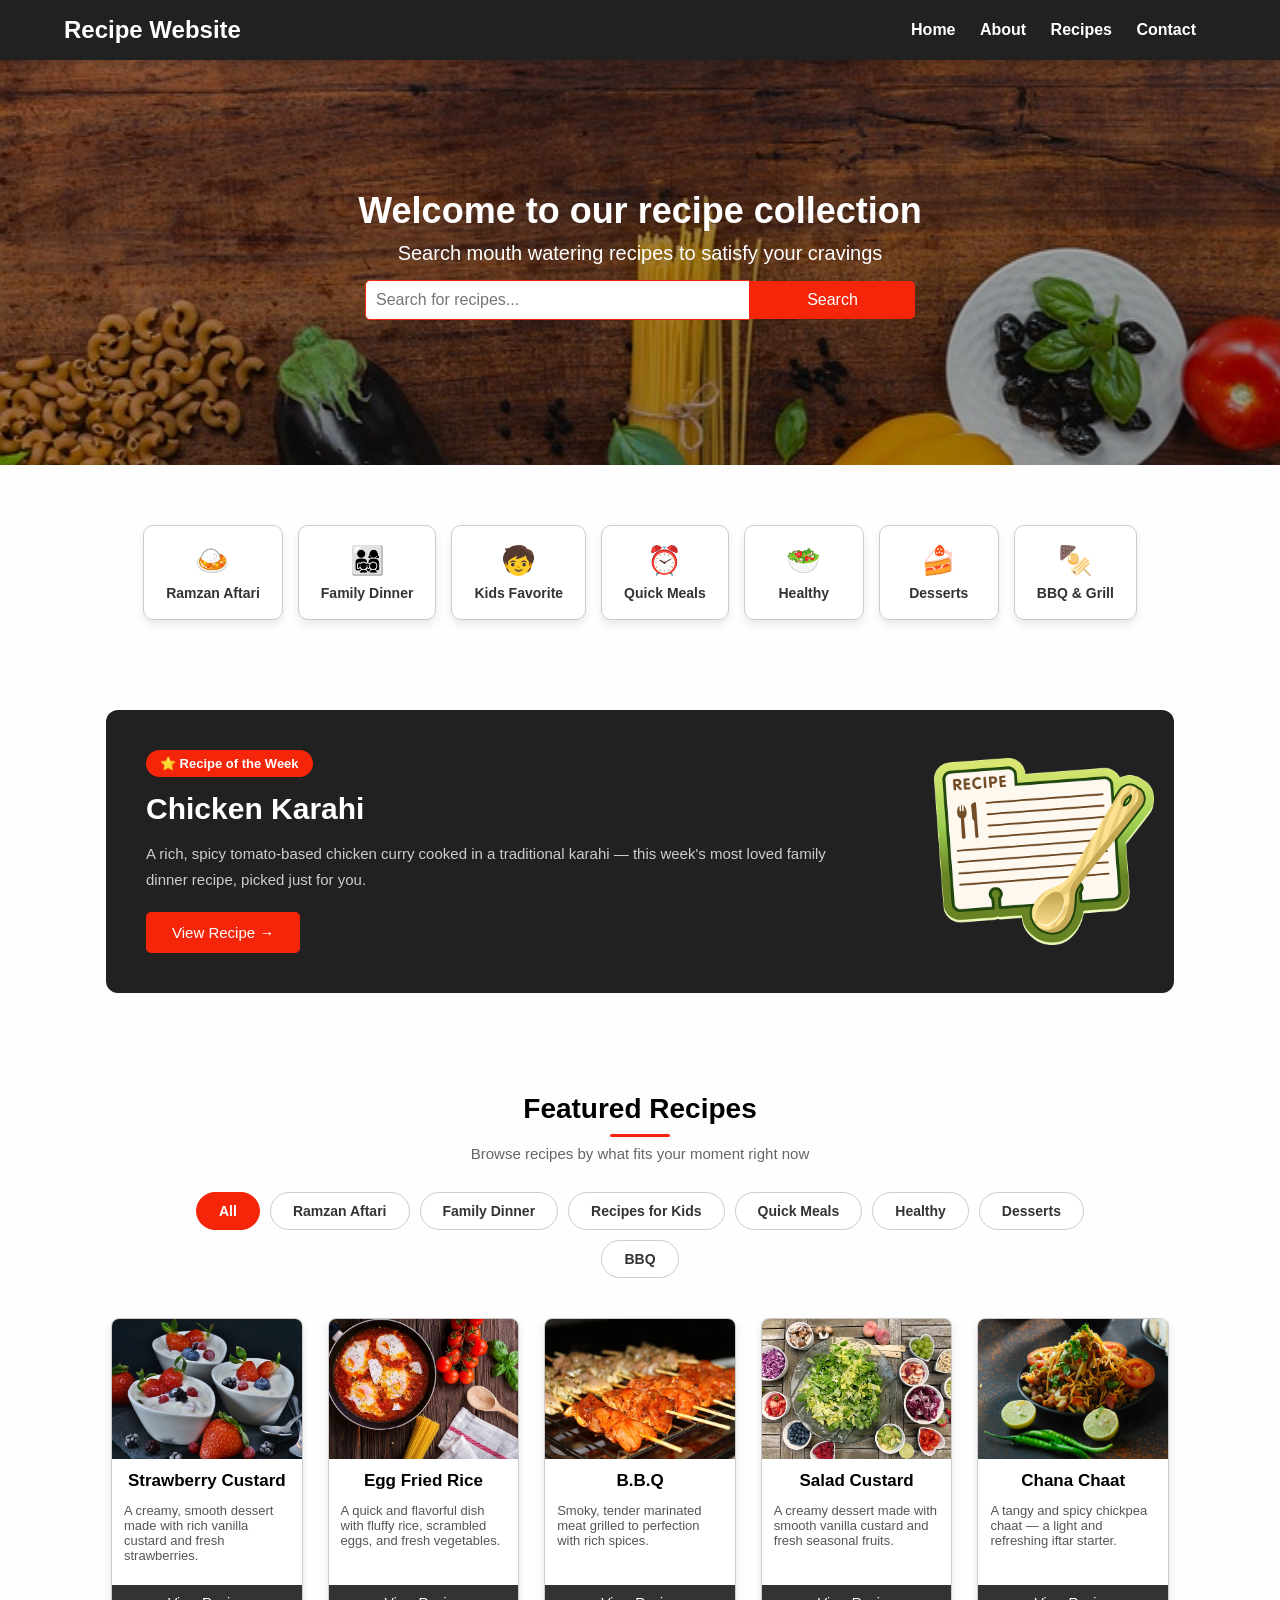
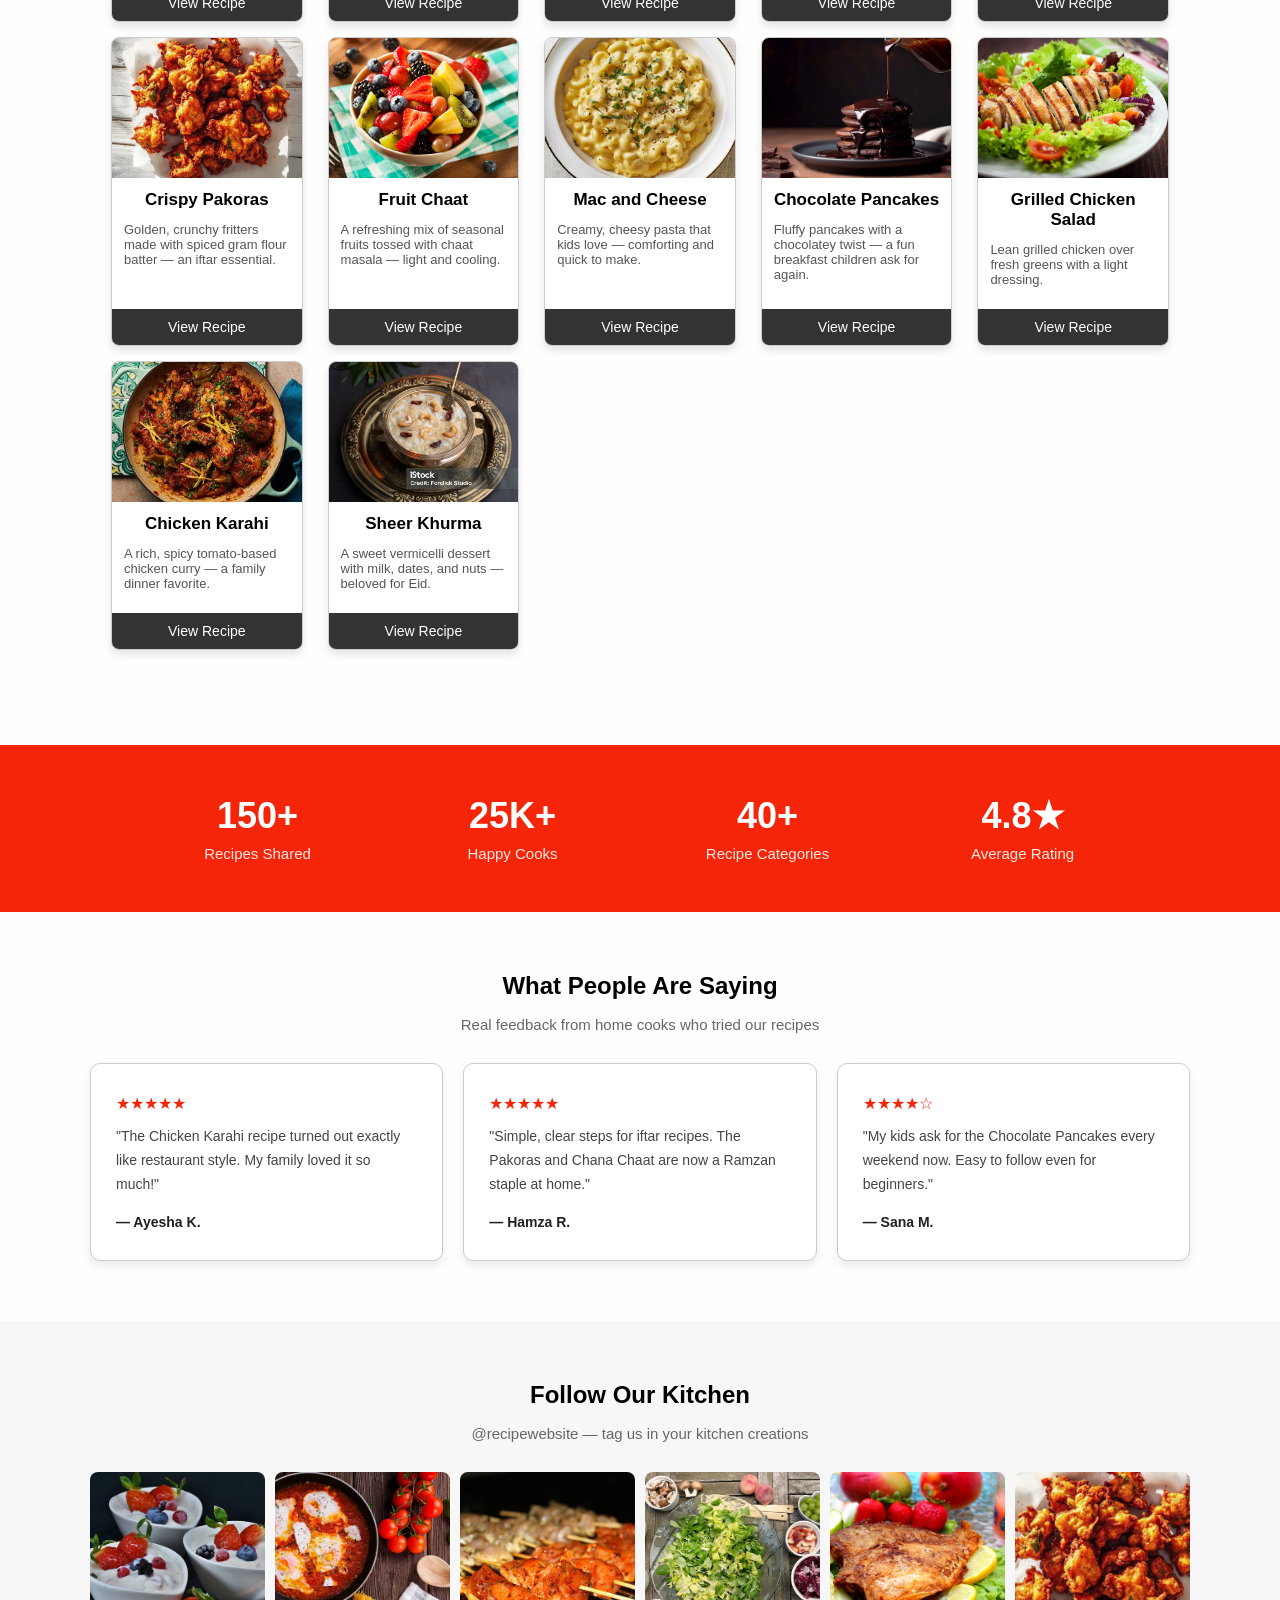
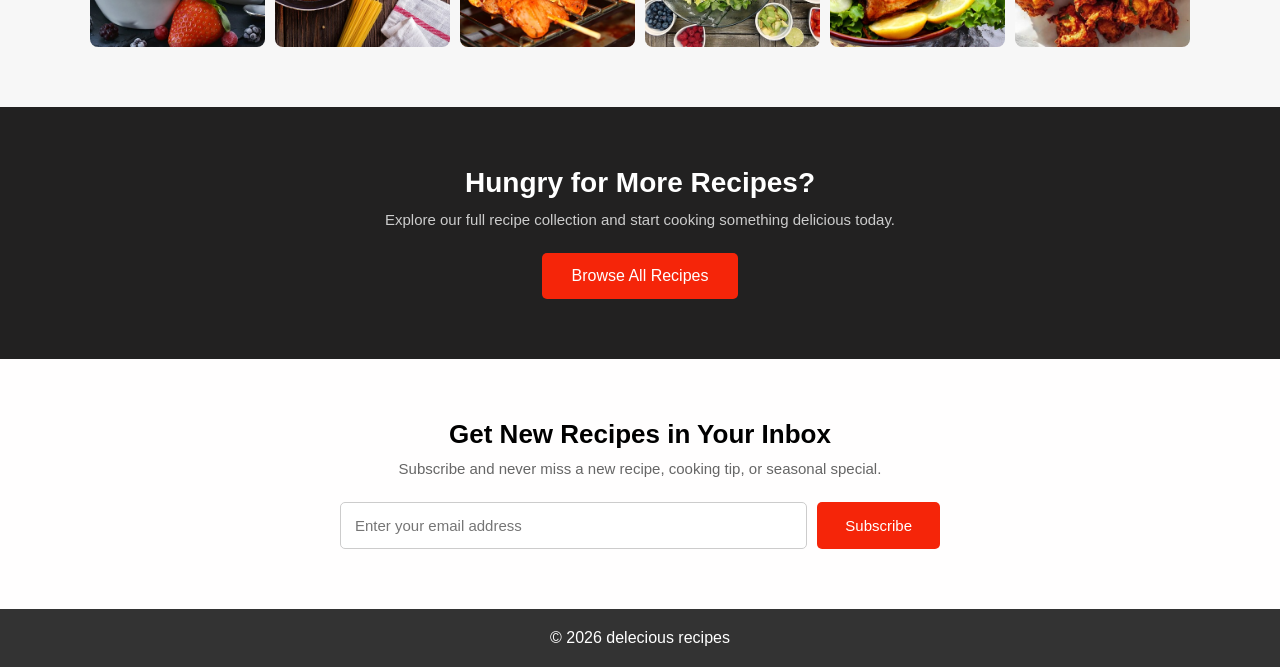
<file: index.html>
﻿<!DOCTYPE html>
<html lang="en">

<head>
    <meta charset="UTF-8">
    <meta name="viewport" content="width=device-width, initial-scale=1.0">
    <link rel="stylesheet" href="style.css">
    <title>Recipe website</title>
</head>

<body>
    <header>
        <div class="container">
            <h1 class="logo"> Recipe Website</h1>
            <nav>
                <div class="menu-icon">&#9776</div>
                <ul class="nav-list">
                    <li><a href="index.html">Home</a></li>
                    <li><a href="about.html">About</a></li>
                    <li><a href="Recipes.html">Recipes</a></li>
                    <li><a href="contact.html">Contact</a></li>
                </ul>
            </nav>
        </div>
    </header>

    <section class="hero">
        <div class="search-results">
            <h1>Welcome to our recipe collection</h1>
            <p>Search mouth watering recipes to satisfy your cravings</p>

            <form action="#" class="search-box">
                <input type="text" placeholder="Search for recipes...">
                <button type="submit">Search</button>
            </form>

        </div>
    </section>

    <!-- CATEGORY STRIP -->
    <section class="category-strip">
        <div class="category-item">
            <span>🍛</span>
            <p>Ramzan Aftari</p>
        </div>
        <div class="category-item">
            <span>👨‍👩‍👧‍👦</span>
            <p>Family Dinner</p>
        </div>
        <div class="category-item">
            <span>🧒</span>
            <p>Kids Favorite</p>
        </div>
        <div class="category-item">
            <span>⏰</span>
            <p>Quick Meals</p>
        </div>
        <div class="category-item">
            <span>🥗</span>
            <p>Healthy</p>
        </div>
        <div class="category-item">
            <span>🍰</span>
            <p>Desserts</p>
        </div>
        <div class="category-item">
            <span>🍢</span>
            <p>BBQ &amp; Grill</p>
        </div>
    </section>

    <!-- RECIPE OF THE WEEK -->
    <section class="recipe-of-week">
        <div class="row-content">
            <div class="row-text">
                <span class="row-tag">⭐ Recipe of the Week</span>
                <h2>Chicken Karahi</h2>
                <p>A rich, spicy tomato-based chicken curry cooked in a traditional karahi — this week's most loved
                    family dinner recipe, picked just for you.</p>
                <a href="#" class="row-btn">View Recipe &rarr;</a>
            </div>
            <div class="row-image">
                <img src="images/images/logo.png" alt="Recipe of the Week - Chicken Karahi"
                    style="width: 220px; height: auto;">
            </div>
        </div>
    </section>

    <!-- RECIPES SECTION-->
    <section class="recipes">
        <h1>Featured Recipes</h1><br>
        <p class="recipes-subtitle">Browse recipes by what fits your moment right now</p>

        <!-- FILTER TABS -->
        <div class="filter-tabs">
            <button class="tab-btn active" data-filter="all">All</button>
            <button class="tab-btn" data-filter="ramzan">Ramzan Aftari</button>
            <button class="tab-btn" data-filter="family">Family Dinner</button>
            <button class="tab-btn" data-filter="kids">Recipes for Kids</button>
            <button class="tab-btn" data-filter="quick">Quick Meals</button>
            <button class="tab-btn" data-filter="healthy">Healthy</button>
            <button class="tab-btn" data-filter="dessert">Desserts</button>
            <button class="tab-btn" data-filter="bbq">BBQ</button>
        </div>

        <div class="recipes-section">

            <div class="recipes-card" data-category="dessert">
                <img src="images/images/dish-1.jpg" alt="Strawberry Custard">
                <h3>Strawberry Custard</h3>
                <p>A creamy, smooth dessert made with rich vanilla custard and fresh strawberries.</p>
                <a href="strawbery.html">View Recipe</a>
            </div>

            <div class="recipes-card" data-category="quick family">
                <img src="images/images/dish-2.jpg" alt="Egg Fried Rice">
                <h3>Egg Fried Rice</h3>
                <p>A quick and flavorful dish with fluffy rice, scrambled eggs, and fresh vegetables.</p>
                <a href="egg-fried-rice.html">View Recipe</a>
            </div>

            <div class="recipes-card" data-category="bbq family">
                <img src="images/images/dish-3.jpg" alt="BBQ">
                <h3>B.B.Q</h3>
                <p>Smoky, tender marinated meat grilled to perfection with rich spices.</p>
                <a href="bbq.html">View Recipe</a>
            </div>

            <div class="recipes-card" data-category="dessert healthy">
                <img src="images/images/dish-4.jpg" alt="Salad Custard">
                <h3>Salad Custard</h3>
                <p>A creamy dessert made with smooth vanilla custard and fresh seasonal fruits.</p>
                <a href="salad.html">View Recipe</a>
            </div>

            <div class="recipes-card" data-category="ramzan quick">
                <img src="images/images/chanachat.jpg" alt="Chana Chaat">
                <h3>Chana Chaat</h3>
                <p>A tangy and spicy chickpea chaat — a light and refreshing iftar starter.</p>
                <a href="#">View Recipe</a>
            </div>

            <div class="recipes-card" data-category="ramzan">
                <img src="images/images/large.jpg" alt="Pakoras">
                <h3>Crispy Pakoras</h3>
                <p>Golden, crunchy fritters made with spiced gram flour batter — an iftar essential.</p>
                <a href="#">View Recipe</a>
            </div>

            <div class="recipes-card" data-category="ramzan family">
                <img src="images/images/fruti.jpg" alt="Fruit Chaat">
                <h3>Fruit Chaat</h3>
                <p>A refreshing mix of seasonal fruits tossed with chaat masala — light and cooling.</p>
                <a href="#">View Recipe</a>
            </div>

            <div class="recipes-card" data-category="kids quick">
                <img src="images/images/mac and cheese.jpg" alt="Mac and Cheese">
                <h3>Mac and Cheese</h3>
                <p>Creamy, cheesy pasta that kids love — comforting and quick to make.</p>
                <a href="#">View Recipe</a>
            </div>

            <div class="recipes-card" data-category="kids dessert">
                <img src="images/images/choco.jpg" alt="Chocolate Pancakes">
                <h3>Chocolate Pancakes</h3>
                <p>Fluffy pancakes with a chocolatey twist — a fun breakfast children ask for again.</p>
                <a href="#">View Recipe</a>
            </div>

            <div class="recipes-card" data-category="healthy quick">
                <img src="images/images/grilled.jpg" alt="Grilled Chicken Salad">
                <h3>Grilled Chicken Salad</h3>
                <p>Lean grilled chicken over fresh greens with a light dressing.</p>
                <a href="#">View Recipe</a>
            </div>

            <div class="recipes-card" data-category="family bbq">
                <img src="images/images/karahi.webp" alt="Chicken Karahi">
                <h3>Chicken Karahi</h3>
                <p>A rich, spicy tomato-based chicken curry — a family dinner favorite.</p>
                <a href="#">View Recipe</a>
            </div>

            <div class="recipes-card" data-category="ramzan dessert">
                <img src="images/images/kkk.jpg" alt="Sheer Khurma">
                <h3>Sheer Khurma</h3>
                <p>A sweet vermicelli dessert with milk, dates, and nuts — beloved for Eid.</p>
                <a href="#">View Recipe</a>
            </div>

        </div>

        <div class="no-results" style="display:none;">
            <p>No recipes found in this category yet.</p>
        </div>

    </section>

    <!-- STATS SECTION -->
    <section class="stats">
        <div class="stats-grid">
            <div class="stat-item">
                <h2>150+</h2>
                <p>Recipes Shared</p>
            </div>
            <div class="stat-item">
                <h2>25K+</h2>
                <p>Happy Cooks</p>
            </div>
            <div class="stat-item">
                <h2>40+</h2>
                <p>Recipe Categories</p>
            </div>
            <div class="stat-item">
                <h2>4.8★</h2>
                <p>Average Rating</p>
            </div>
        </div>
    </section>

    <!-- TESTIMONIALS -->
    <section class="testimonials">
        <h1>What People Are Saying</h1> <br> <br>
        <p class="recipes-subtitle">Real feedback from home cooks who tried our recipes</p>

        <div class="testimonial-grid">

            <div class="testimonial-card">
                <p class="stars">★★★★★</p>
                <p class="testimonial-text">"The Chicken Karahi recipe turned out exactly like restaurant style. My
                    family loved it so much!"</p>
                <h4>— Ayesha K.</h4>
            </div>

            <div class="testimonial-card">
                <p class="stars">★★★★★</p>
                <p class="testimonial-text">"Simple, clear steps for iftar recipes. The Pakoras and Chana Chaat are now
                    a Ramzan staple at home."</p>
                <h4>— Hamza R.</h4>
            </div>

            <div class="testimonial-card">
                <p class="stars">★★★★☆</p>
                <p class="testimonial-text">"My kids ask for the Chocolate Pancakes every weekend now. Easy to follow
                    even for beginners."</p>
                <h4>— Sana M.</h4>
            </div>

        </div>
    </section>

    <!-- INSTAGRAM GALLERY -->
    <section class="insta-gallery">
        <h1>Follow Our Kitchen</h1> <br> <br>
        <p class="recipes-subtitle">@recipewebsite — tag us in your kitchen creations</p>

        <div class="gallery-grid">
            <div class="gallery-item"><img src="images/images/dish-1.jpg" alt="Gallery photo"></div>
            <div class="gallery-item"><img src="images/images/dish-2.jpg" alt="Gallery photo"></div>
            <div class="gallery-item"><img src="images/images/dish-3.jpg" alt="Gallery photo"></div>
            <div class="gallery-item"><img src="images/images/dish-4.jpg" alt="Gallery photo"></div>
            <div class="gallery-item"><img src="images/images/fish-dish.jpg" alt="Gallery photo"></div>
            <div class="gallery-item"><img src="images/images/large.jpg" alt="Gallery photo"></div>
        </div>
    </section>

    <!-- CALL TO ACTION BANNER -->
    <section class="cta-banner">
        <h2>Hungry for More Recipes?</h2>
        <p>Explore our full recipe collection and start cooking something delicious today.</p>
        <a href="Recipes.html" class="cta-btn">Browse All Recipes</a>
    </section>

    <!-- NEWSLETTER -->
    <section class="newsletter">
        <div class="newsletter-box">
            <h2>Get New Recipes in Your Inbox</h2>
            <p>Subscribe and never miss a new recipe, cooking tip, or seasonal special.</p>
            <form action="#" class="newsletter-form">
                <input type="email" placeholder="Enter your email address" required>
                <button type="submit">Subscribe</button>
            </form>
        </div>
    </section>

    <footer>
        <div>
            <p> &copy 2026 delecious recipes</p>
        </div>
    </footer>
</body>

</html>
</file>
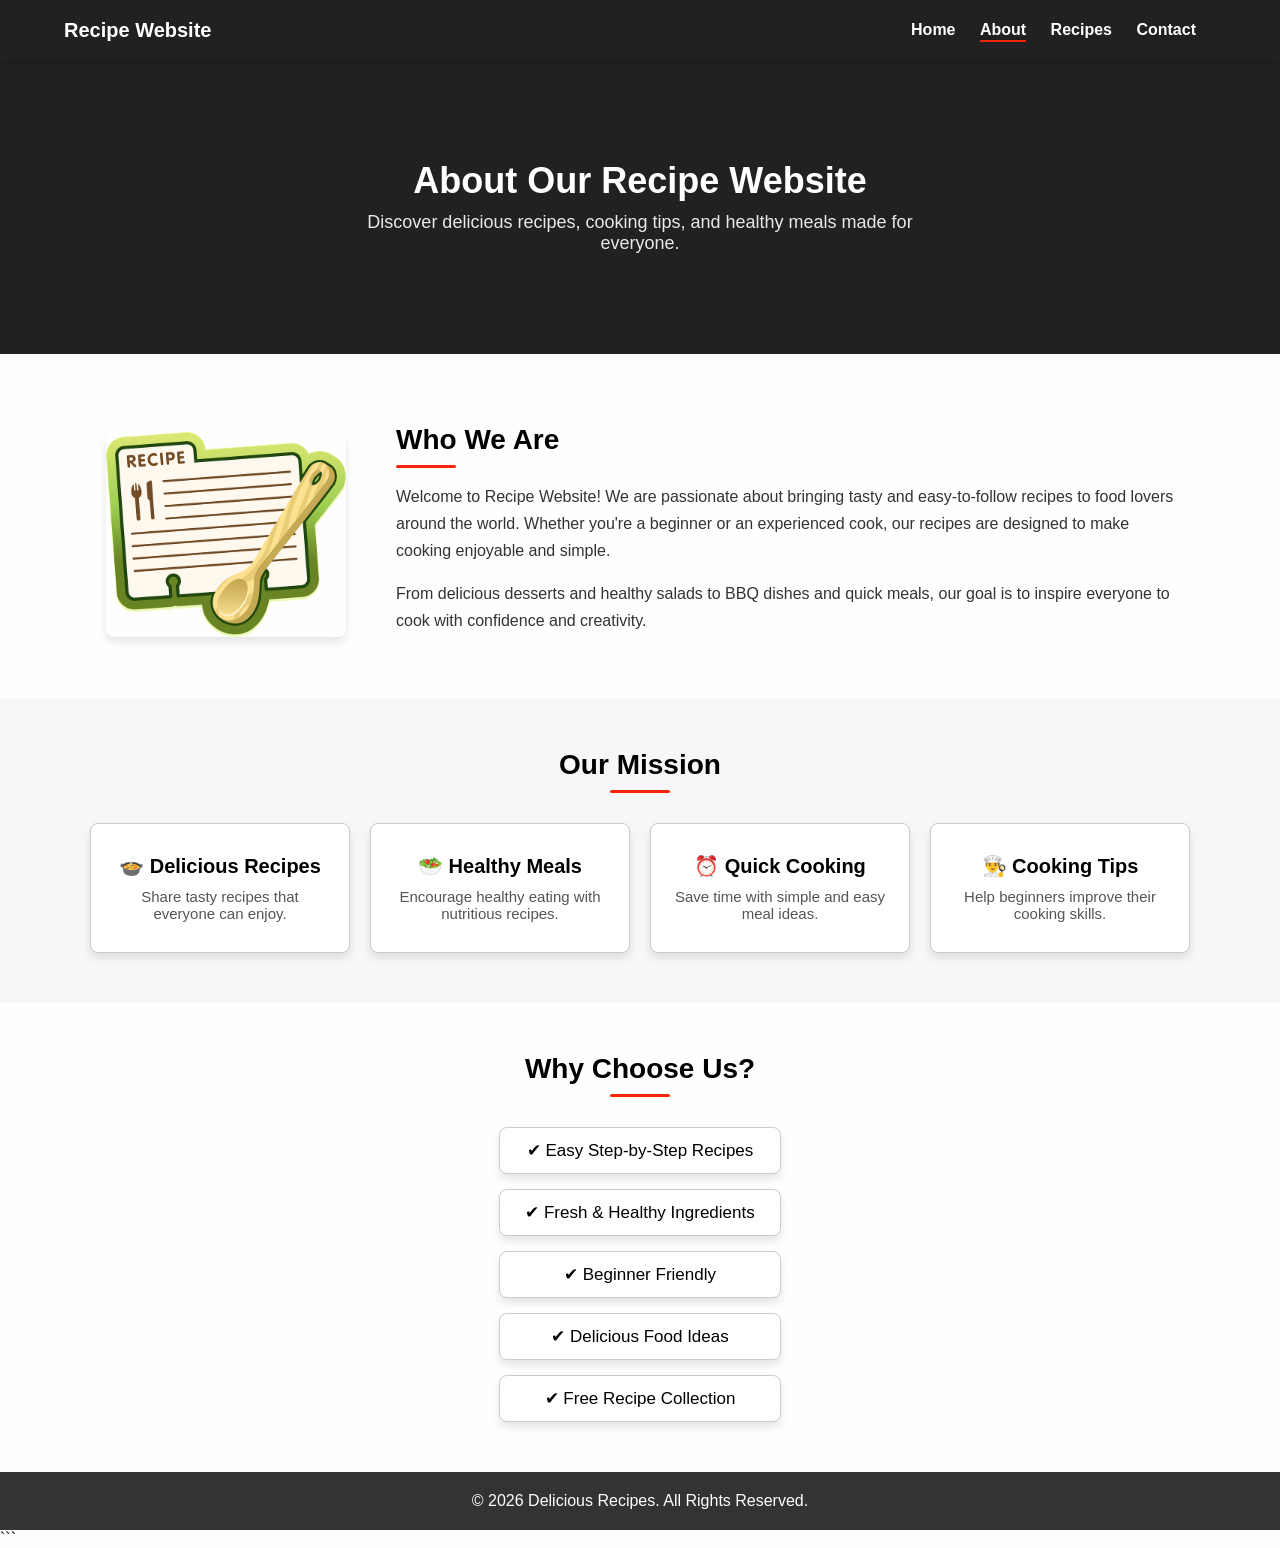
<file: about.html>
<!DOCTYPE html>
<html lang="en">
<head>
    <meta charset="UTF-8">
    <meta name="viewport" content="width=device-width, initial-scale=1.0">
    <title>About Us | Recipe Website</title>
    <link rel="stylesheet" href="about.css">
</head>
<body>

    <!-- Header -->
    <header>
        <div class="container">
            <h1 class="logo">Recipe Website</h1>

            <nav>
                <div class="menu-icon">&#9776;</div>

                <ul class="nav-list">
                    <li><a href="index.html">Home</a></li>
                    <li><a href="about.html" class="active">About</a></li>
                    <li><a href="recipes.html">Recipes</a></li>
                    <li><a href="contact.html">Contact</a></li>
                </ul>
            </nav>

        </div>
    </header>

    <!-- Hero Section -->
    <section class="about-hero">
        <div class="hero-content">
            <h1>About Our Recipe Website</h1>
            <p>
                Discover delicious recipes, cooking tips, and healthy meals
                made for everyone.
            </p>
        </div>
    </section>

    <!-- About Section -->
    <section class="about-section">

        <div class="about-image">
            <img src="images/images/logo.png" alt="Chef">
        </div>

        <div class="about-text">
            <h2>Who We Are</h2>

            <p>
                Welcome to Recipe Website! We are passionate about bringing
                tasty and easy-to-follow recipes to food lovers around the
                world. Whether you're a beginner or an experienced cook,
                our recipes are designed to make cooking enjoyable and simple.
            </p>

            <p>
                From delicious desserts and healthy salads to BBQ dishes and
                quick meals, our goal is to inspire everyone to cook with
                confidence and creativity.
            </p>
        </div>

    </section>

    <!-- Mission -->
    <section class="mission">

        <h2>Our Mission</h2>

        <div class="mission-cards">

            <div class="card">
                <h3>🍲 Delicious Recipes</h3>
                <p>
                    Share tasty recipes that everyone can enjoy.
                </p>
            </div>

            <div class="card">
                <h3>🥗 Healthy Meals</h3>
                <p>
                    Encourage healthy eating with nutritious recipes.
                </p>
            </div>

            <div class="card">
                <h3>⏰ Quick Cooking</h3>
                <p>
                    Save time with simple and easy meal ideas.
                </p>
            </div>

            <div class="card">
                <h3>👨‍🍳 Cooking Tips</h3>
                <p>
                    Help beginners improve their cooking skills.
                </p>
            </div>

        </div>

    </section>

    <!-- Why Choose Us -->
    <section class="why-us">

        <h2>Why Choose Us?</h2>

        <ul>
            <li>✔ Easy Step-by-Step Recipes</li>
            <li>✔ Fresh & Healthy Ingredients</li>
            <li>✔ Beginner Friendly</li>
            <li>✔ Delicious Food Ideas</li>
            <li>✔ Free Recipe Collection</li>
        </ul>

    </section>

    <!-- Footer -->
    <footer>
        <p>&copy; 2026 Delicious Recipes. All Rights Reserved.</p>
    </footer>
</body>
</html>
```
</file>
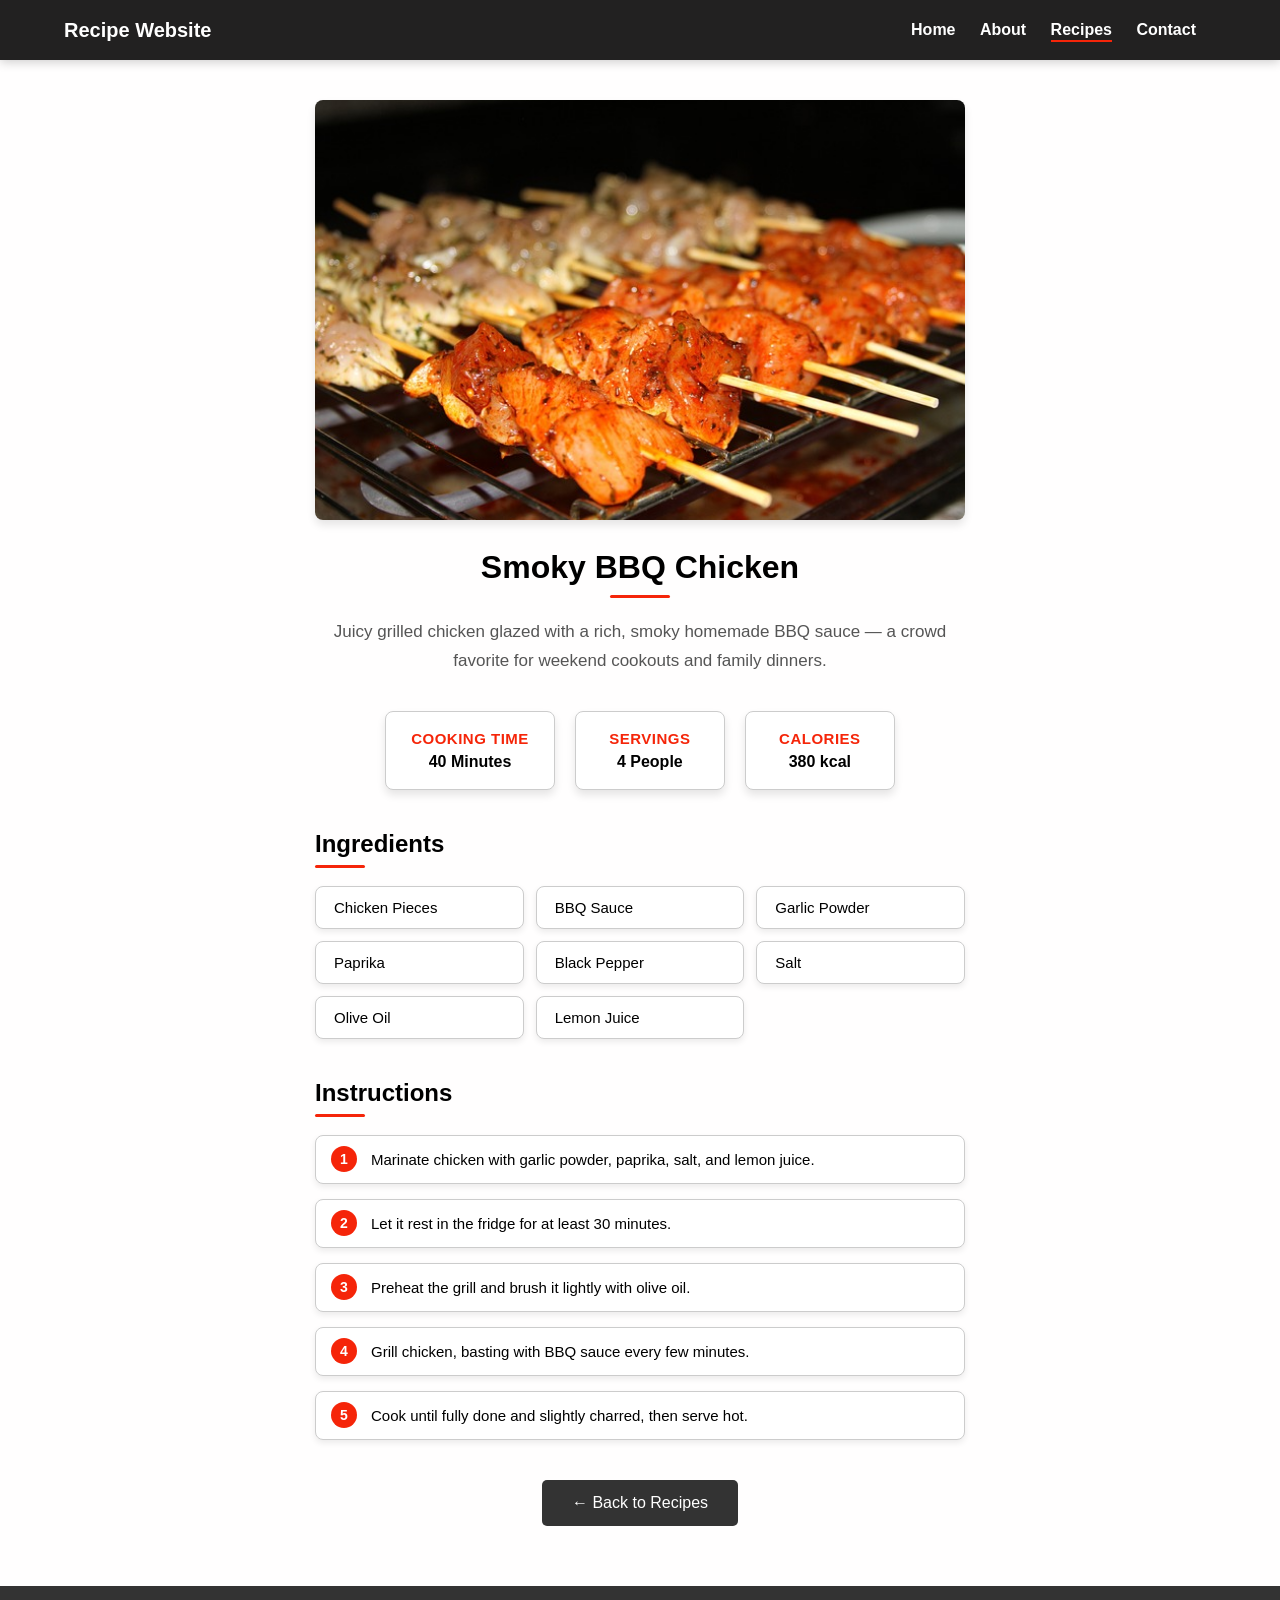
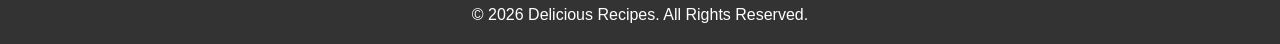
<file: bbq.html>
<!DOCTYPE html>
<html lang="en">
<head>
    <meta charset="UTF-8">
    <meta name="viewport" content="width=device-width, initial-scale=1.0">
    <title>Smoky BBQ Chicken | Recipe Website</title>
    <link rel="stylesheet" href="recipe-detail.css">
</head>
<body>

    <!-- Header -->
    <header>
        <div class="container">
            <h1 class="logo">Recipe Website</h1>

            <nav>
                <div class="menu-icon">&#9776;</div>

                <ul class="nav-list">
                    <li><a href="index.html">Home</a></li>
                    <li><a href="about.html">About</a></li>
                    <li><a href="recipes.html" class="active">Recipes</a></li>
                    <li><a href="contact.html">Contact</a></li>
                </ul>
            </nav>
        </div>
    </header>

    <!-- Recipe Detail -->
    <section class="recipe-detail">

        <div class="recipe-image">
            <img src="images/images/dish-3.jpg" alt="Smoky BBQ Chicken">
        </div>

        <h1 class="recipe-title">Smoky BBQ Chicken</h1>

        <p class="recipe-intro">
            Juicy grilled chicken glazed with a rich, smoky homemade
            BBQ sauce — a crowd favorite for weekend cookouts and
            family dinners.
        </p>

        <div class="recipe-meta">
            <div class="meta-card">
                <h4>Cooking Time</h4>
                <p>40 Minutes</p>
            </div>
            <div class="meta-card">
                <h4>Servings</h4>
                <p>4 People</p>
            </div>
            <div class="meta-card">
                <h4>Calories</h4>
                <p>380 kcal</p>
            </div>
        </div>

        <div class="recipe-section">
            <h2>Ingredients</h2>
            <ul class="ingredients-list">
                <li>Chicken Pieces</li>
                <li>BBQ Sauce</li>
                <li>Garlic Powder</li>
                <li>Paprika</li>
                <li>Black Pepper</li>
                <li>Salt</li>
                <li>Olive Oil</li>
                <li>Lemon Juice</li>
            </ul>
        </div>

        <div class="recipe-section">
            <h2>Instructions</h2>
            <ol class="instructions-list">
                <li>Marinate chicken with garlic powder, paprika, salt, and lemon juice.</li>
                <li>Let it rest in the fridge for at least 30 minutes.</li>
                <li>Preheat the grill and brush it lightly with olive oil.</li>
                <li>Grill chicken, basting with BBQ sauce every few minutes.</li>
                <li>Cook until fully done and slightly charred, then serve hot.</li>
            </ol>
        </div>

        <div class="back-btn-wrap">
            <a href="index.html" class="back-btn">&larr; Back to Recipes</a>
        </div>

    </section>

    <!-- Footer -->
    <footer>
        <p>&copy; 2026 Delicious Recipes. All Rights Reserved.</p>
    </footer>

</body>
</html>
</file>
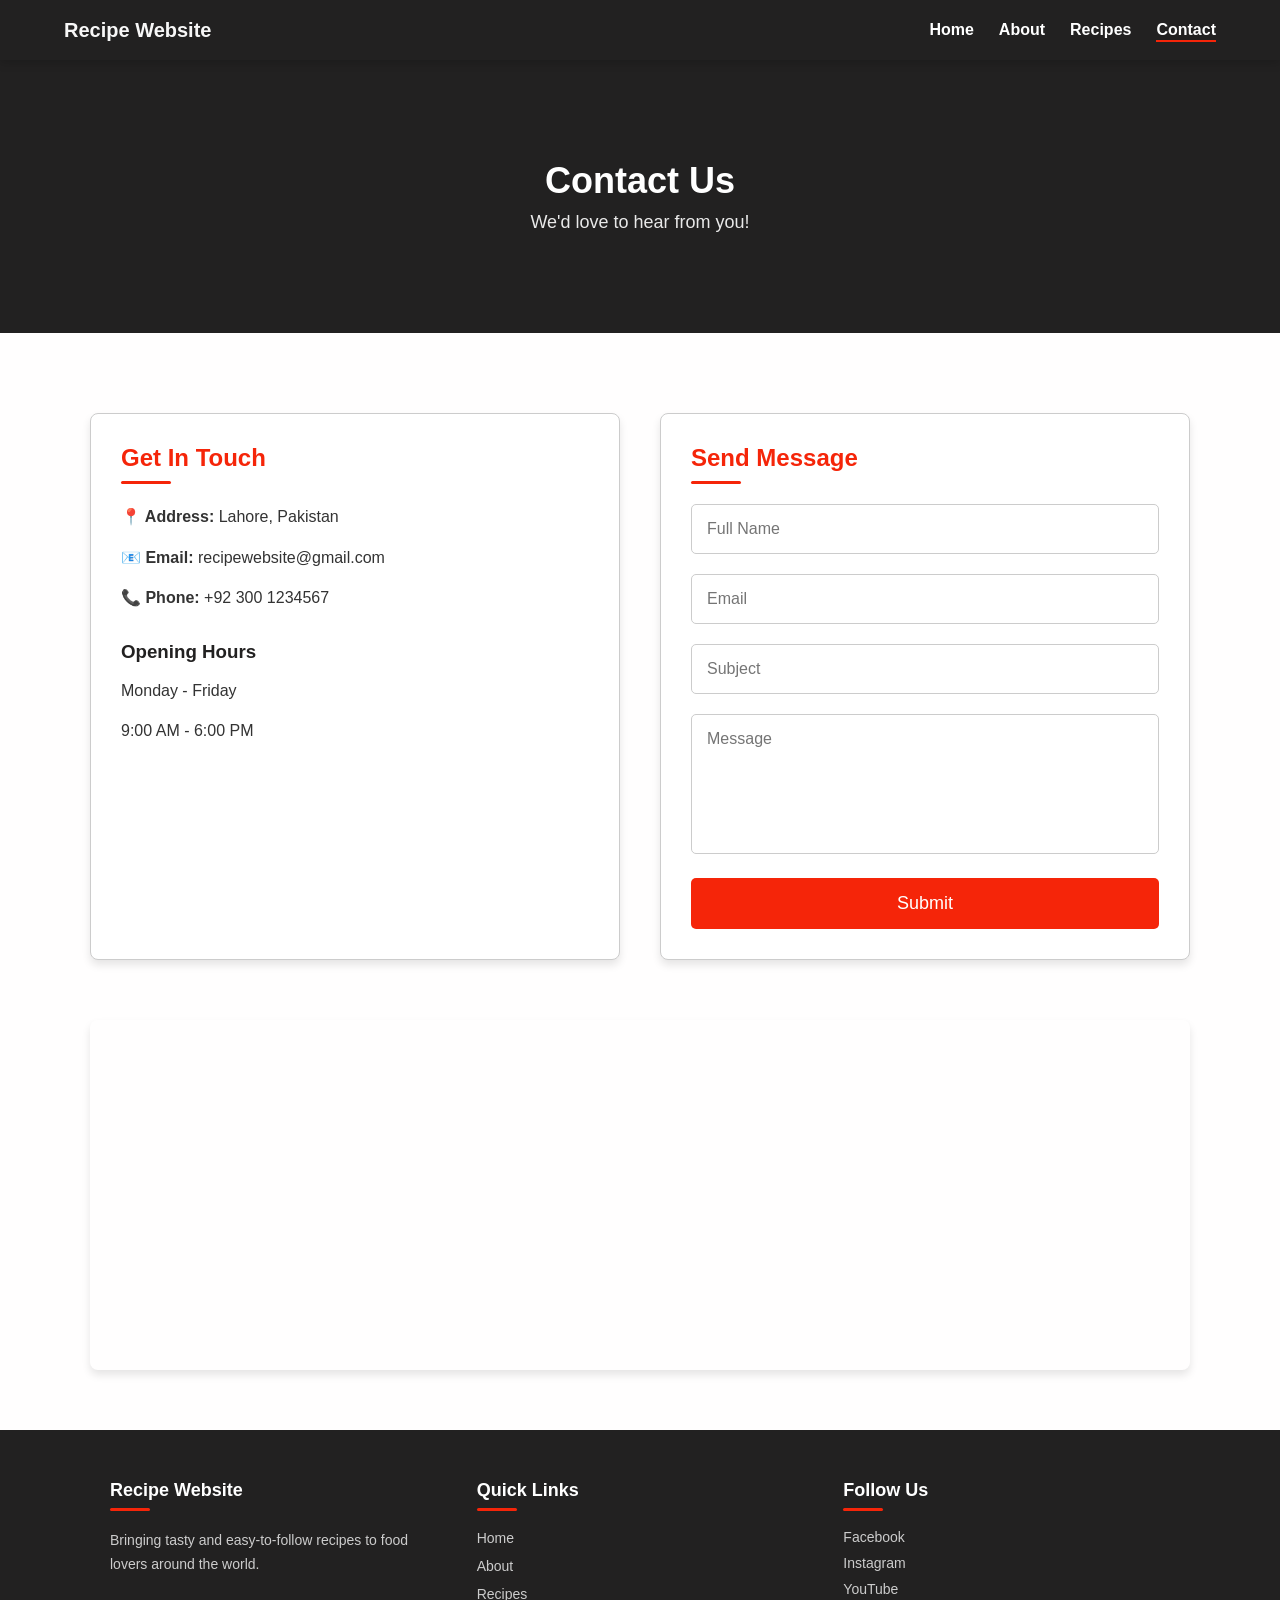
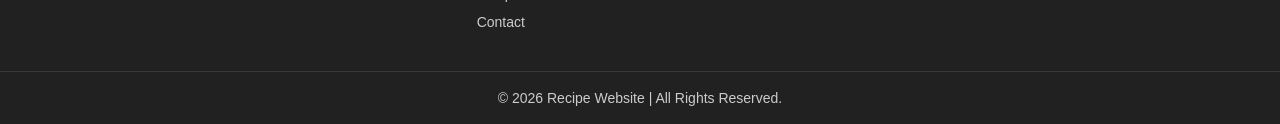
<file: contact.html>
<!DOCTYPE html>
<html lang="en">

<head>
    <meta charset="UTF-8">
    <meta name="viewport" content="width=device-width, initial-scale=1.0">
    <title>Contact | Recipe Website</title>
    <link rel="stylesheet" href="contact.css">
</head>

<body>

    <!-- Header -->
    <header>
        <div class="container">
            <h1 class="logo">Recipe Website</h1>

            <nav>
                <div class="menu-icon">&#9776;</div>

                <ul class="nav-list">
                    <li><a href="index.html">Home</a></li>
                    <li><a href="about.html">About</a></li>
                    <li><a href="recipes.html">Recipes</a></li>
                    <li><a href="contact.html" class="active">Contact</a></li>
                </ul>
            </nav>
        </div>
    </header>

    <!-- Hero -->
    <section class="hero">
        <h1>Contact Us</h1>
        <p>We'd love to hear from you!</p>
    </section>

    <!-- Contact Section -->
    <section class="contact">

        <!-- Left Side: Contact Info -->
        <div class="contact-info">
            <h2>Get In Touch</h2>

            <p><strong>📍 Address:</strong> Lahore, Pakistan</p>
            <p><strong>📧 Email:</strong> recipewebsite@gmail.com</p>
            <p><strong>📞 Phone:</strong> +92 300 1234567</p>

            <h3>Opening Hours</h3>
            <p>Monday - Friday</p>
            <p>9:00 AM - 6:00 PM</p>
        </div>

        <!-- Right Side: Form -->
        <div class="contact-form">

            <h2>Send Message</h2>

            <form>

                <input type="text" placeholder="Full Name" required>

                <input type="email" placeholder="Email" required>

                <input type="text" placeholder="Subject">

                <textarea rows="6" placeholder="Message"></textarea>

                <button type="submit">Submit</button>

            </form>

        </div>

    </section>

    <!-- Google Map -->
    <section class="map-section">
        <iframe
            src="https://www.google.com/maps/embed?pb=!1m18!1m12!1m3!1d217485.87!2d74.2287!3d31.4697!2m3!1f0!2f0!3f0!3m2!1i1024!2i768!4f13.1!3m3!1m2!1s0x391904d0664ee9e5%3A0x7d3a729b6b3796c1!2sLahore%2C%20Pakistan!5e0!3m2!1sen!2s!4v1620000000000"
            width="100%" height="350" style="border:0;" allowfullscreen="" loading="lazy"
            referrerpolicy="no-referrer-when-downgrade">
        </iframe>
    </section>

    <!-- Footer -->
    <footer>
        <div class="footer-container">

            <div class="footer-col">
                <h3>Recipe Website</h3>
                <p>Bringing tasty and easy-to-follow recipes to food lovers around the world.</p>
            </div>

            <div class="footer-col">
                <h3>Quick Links</h3>
                <ul>
                    <li><a href="index.html">Home</a></li>
                    <li><a href="about.html">About</a></li>
                    <li><a href="recipes.html">Recipes</a></li>
                    <li><a href="contact.html">Contact</a></li>
                </ul>
            </div>

            <div class="footer-col">
                <h3>Follow Us</h3>
                <div class="social-icons">
                    <a href="#" aria-label="Facebook">Facebook</a>
                    <a href="#" aria-label="Instagram">Instagram</a>
                    <a href="#" aria-label="YouTube">YouTube</a>
                </div>
            </div>

        </div>

        <div class="footer-bottom">
            <p>&copy; 2026 Recipe Website | All Rights Reserved.</p>
        </div>
    </footer>

</body>

</html>
</file>
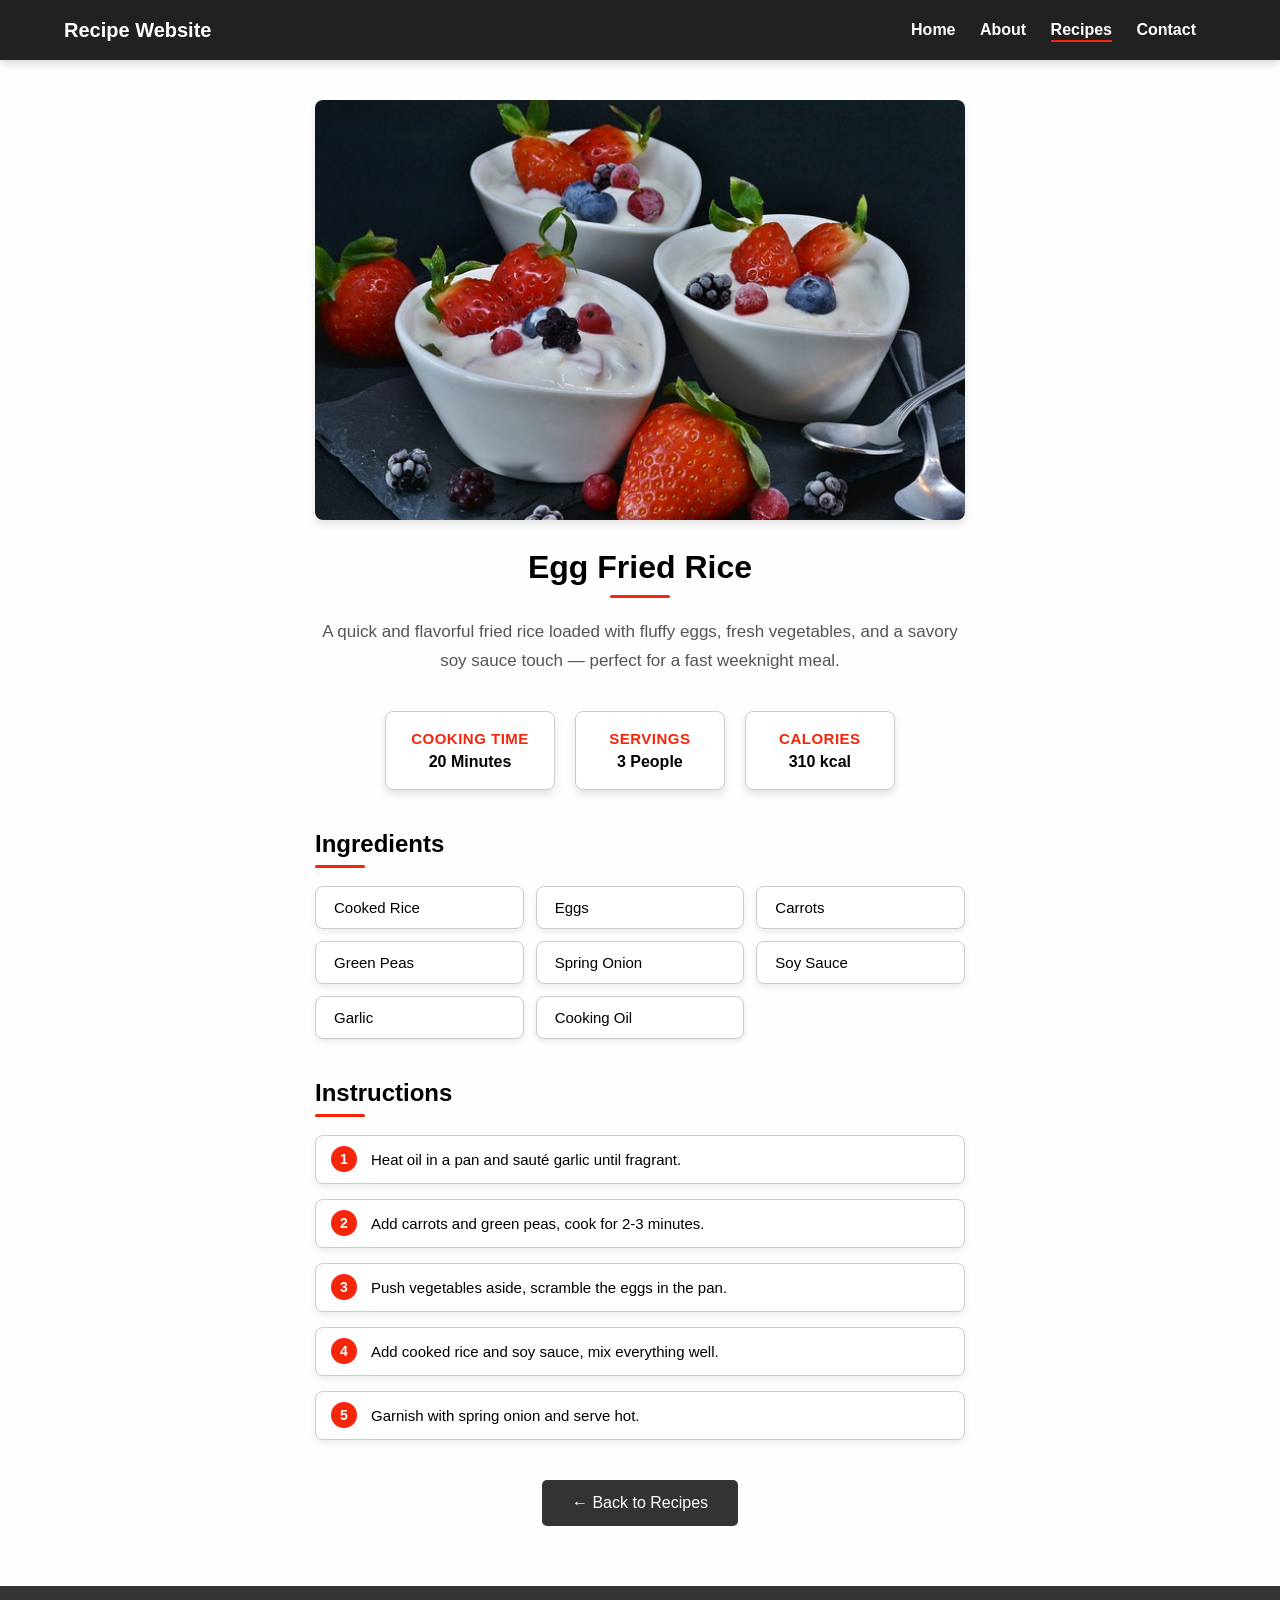
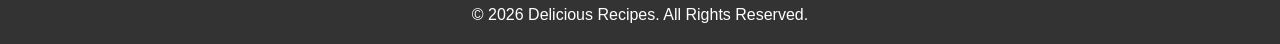
<file: egg-fried-rice.html>
<!DOCTYPE html>
<html lang="en">
<head>
    <meta charset="UTF-8">
    <meta name="viewport" content="width=device-width, initial-scale=1.0">
    <title>Egg Fried Rice | Recipe Website</title>
    <link rel="stylesheet" href="recipe-detail.css">
</head>
<body>

    <!-- Header -->
    <header>
        <div class="container">
            <h1 class="logo">Recipe Website</h1>

            <nav>
                <div class="menu-icon">&#9776;</div>

                <ul class="nav-list">
                    <li><a href="index.html">Home</a></li>
                    <li><a href="about.html">About</a></li>
                    <li><a href="recipes.html" class="active">Recipes</a></li>
                    <li><a href="contact.html">Contact</a></li>
                </ul>
            </nav>
        </div>
    </header>

    <!-- Recipe Detail -->
    <section class="recipe-detail">

        <div class="recipe-image">
            <img src="images/images/dish-1.jpg" alt="Egg Fried Rice">
        </div>

        <h1 class="recipe-title">Egg Fried Rice</h1>

        <p class="recipe-intro">
            A quick and flavorful fried rice loaded with fluffy eggs,
            fresh vegetables, and a savory soy sauce touch — perfect
            for a fast weeknight meal.
        </p>

        <div class="recipe-meta">
            <div class="meta-card">
                <h4>Cooking Time</h4>
                <p>20 Minutes</p>
            </div>
            <div class="meta-card">
                <h4>Servings</h4>
                <p>3 People</p>
            </div>
            <div class="meta-card">
                <h4>Calories</h4>
                <p>310 kcal</p>
            </div>
        </div>

        <div class="recipe-section">
            <h2>Ingredients</h2>
            <ul class="ingredients-list">
                <li>Cooked Rice</li>
                <li>Eggs</li>
                <li>Carrots</li>
                <li>Green Peas</li>
                <li>Spring Onion</li>
                <li>Soy Sauce</li>
                <li>Garlic</li>
                <li>Cooking Oil</li>
            </ul>
        </div>

        <div class="recipe-section">
            <h2>Instructions</h2>
            <ol class="instructions-list">
                <li>Heat oil in a pan and sauté garlic until fragrant.</li>
                <li>Add carrots and green peas, cook for 2-3 minutes.</li>
                <li>Push vegetables aside, scramble the eggs in the pan.</li>
                <li>Add cooked rice and soy sauce, mix everything well.</li>
                <li>Garnish with spring onion and serve hot.</li>
            </ol>
        </div>

        <div class="back-btn-wrap">
            <a href="index.html" class="back-btn">&larr; Back to Recipes</a>
        </div>

    </section>

    <!-- Footer -->
    <footer>
        <p>&copy; 2026 Delicious Recipes. All Rights Reserved.</p>
    </footer>

</body>
</html>
</file>
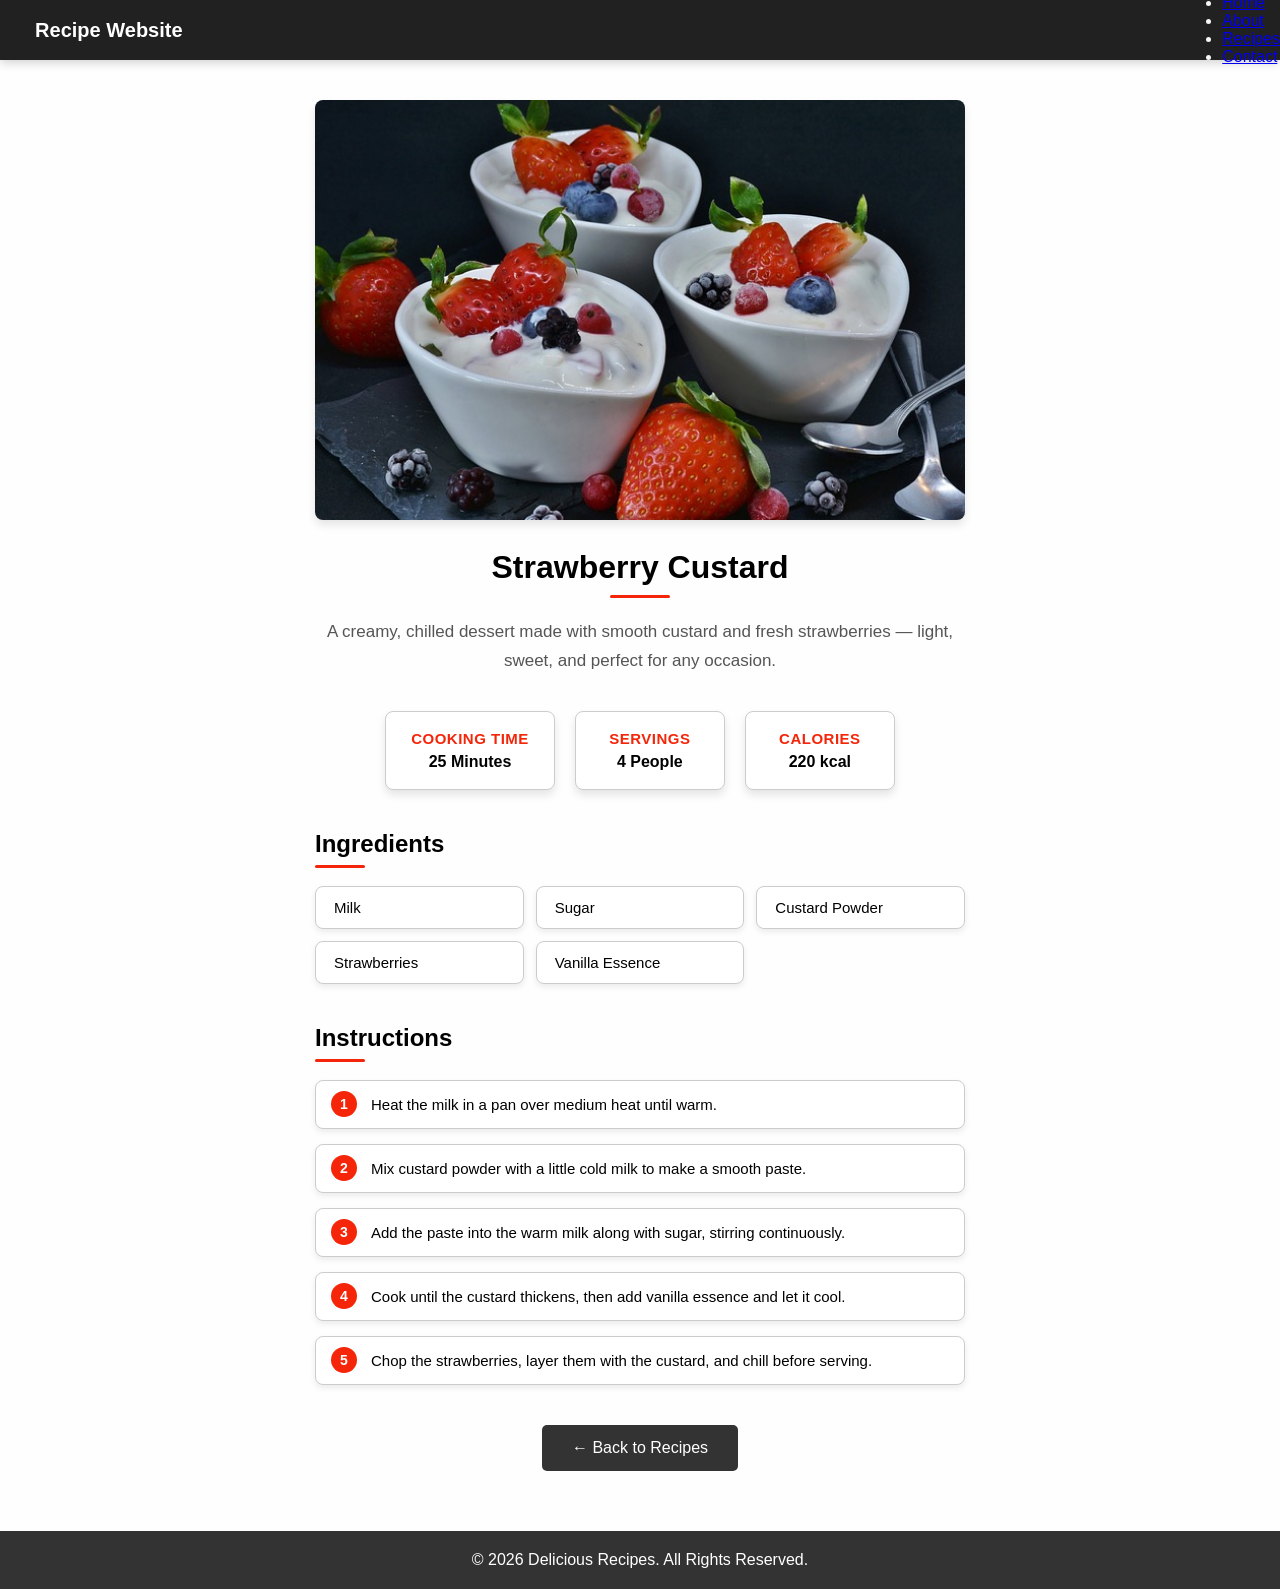
<file: strawbery.html>
<!DOCTYPE html>
<html lang="en">

<head>
    <meta charset="UTF-8">
    <meta name="viewport" content="width=device-width, initial-scale=1.0">
    <title>Strawberry Custard | Recipe Website</title>
    <link rel="stylesheet" href="recipe-detail.css">
</head>

<body>
    <!-- Header -->
    <header>
        <div class="container">
            <h1 class="logo">Recipe Website</h1>

            <nav>
                <div class="menu-icon">&#9776;</div>
            </div>

                <ul class="nav-list">
                    <li><a href="index.html">Home</a></li>
                    <li><a href="about.html">About</a></li>
                    <li><a href="recipes.html" class="active">Recipes</a></li>
                    <li><a href="contact.html">Contact</a></li>

                </ul>

            </nav>
        </div>
    </header>

    
    <!-- Recipe Detail -->
    <section class="recipe-detail">

        <div class="recipe-image">
            <img src="images/images/dish-1.jpg" alt="Strawberry Custard">
        </div>

        <h1 class="recipe-title">Strawberry Custard</h1>

        <p class="recipe-intro">
            A creamy, chilled dessert made with smooth custard and fresh
            strawberries — light, sweet, and perfect for any occasion.
        </p>

        <div class="recipe-meta">
            <div class="meta-card">
                <h4>Cooking Time</h4>
                <p>25 Minutes</p>
            </div>
            <div class="meta-card">
                <h4>Servings</h4>
                <p>4 People</p>
            </div>
            <div class="meta-card">
                <h4>Calories</h4>
                <p>220 kcal</p>
            </div>
        </div>

        <div class="recipe-section">
            <h2>Ingredients</h2>
            <ul class="ingredients-list">
                <li>Milk</li>
                <li>Sugar</li>
                <li>Custard Powder</li>
                <li>Strawberries</li>
                <li>Vanilla Essence</li>
            </ul>
        </div>

        <div class="recipe-section">
            <h2>Instructions</h2>
            <ol class="instructions-list">
                <li>Heat the milk in a pan over medium heat until warm.</li>
                <li>Mix custard powder with a little cold milk to make a smooth paste.</li>
                <li>Add the paste into the warm milk along with sugar, stirring continuously.</li>
                <li>Cook until the custard thickens, then add vanilla essence and let it cool.</li>
                <li>Chop the strawberries, layer them with the custard, and chill before serving.</li>
            </ol>
        </div>

        <div class="back-btn-wrap">
            <a href="index.html" class="back-btn">&larr; Back to Recipes</a>
        </div>

    </section>

    <!-- Footer -->
    <footer>
        <p>&copy; 2026 Delicious Recipes. All Rights Reserved.</p>
    </footer>

</body>
</html>
</file>
<file: style.css>
* {
    margin: 0;
    padding: 0;
    box-sizing: border-box;
    font-family: 'Poppins', sans-serif;
}

body {
    width: 100%;
    min-height: 100vh;
    background: #fffefe;
    display: flex;
    flex-direction: column;
}

header {
    height: 60px;
    width: 100%;
    background: #222121;
    color: #f7f7f7;
    display: flex;
    align-items: center;
    position: sticky;
    top: 0;
    z-index: 100;
    box-shadow: 0 2px 10px rgba(0, 0, 0, 0.2);
    transition: background 0.3s ease;
}

.container {
    width: 90%;
    margin: 0 auto;
    display: flex;
    align-items: center;
    justify-content: space-between;
}

.nav-list {
    display: none;
}

nav ul li {
    list-style: none;
    display: inline;
    margin-right: 20px;
    font-weight: 550;
}

nav ul li a {
    color: #ffffff;
    text-decoration: none;
    position: relative;
    padding-bottom: 4px;
    transition: opacity 0.3s ease;
}

nav ul li a::after {
    content: "";
    position: absolute;
    left: 0;
    bottom: 0;
    width: 0%;
    height: 2px;
    background: rgb(245, 37, 9);
    transition: width 0.3s ease;
}

nav ul li a:hover {
    opacity: .8;
}

nav ul li a:hover::after {
    width: 100%;
}

.logo {
    font-size: 24px;
    color: #ffffff;
    transition: transform 0.3s ease;
}

.logo:hover {
    transform: scale(1.05);
}

.menu-icon {
    font-size: 24px;
    padding: 20px;
    text-align: right;
    cursor: pointer;
    display: block;
    color: #fff;
    transition: transform 0.3s ease;
}

.menu-icon:hover {
    transform: rotate(90deg);
}

.hero {
    width: 100%;
    height: auto;
    background-image: url("images/images/heo-image.jpg");
    background-repeat: no-repeat;
    background-size: cover;
    background-position: center;
    color: #fff;
    text-align: center;
    padding: 130px 0;
    margin-bottom: 20px;
    position: relative;
    animation: fadeIn 1s ease;
}

.hero::before {
    content: "";
    position: absolute;
    top: 0;
    left: 0;
    right: 0;
    bottom: 0;
    background: rgba(0, 0, 0, 0.35);
}

.hero h1,
.hero p,
.search-box {
    position: relative;
    z-index: 2;
}

.hero h1 {
    font-size: 36px;
    margin-bottom: 10px;
    animation: fadeInUp 0.8s ease;
}

.hero p {
    font-size: 20px;
    margin-bottom: 10px;
}

.search-box {
    max-width: 550px;
    margin: 15px auto;
    display: flex;
    align-items: center;
    justify-content: center;
}

.search-box input {
    width: 70%;
    padding: 10px;
    outline: none;
    border: 0;
    border-radius: 5px 0 0 5px;
    font-size: 1rem;
    border: 1px solid rgb(245, 37, 9);
    transition: box-shadow 0.3s ease;
}

.search-box input:focus {
    box-shadow: 0 0 0 3px rgba(245, 37, 9, 0.25);
}

.search-box button {
    width: 30%;
    padding: 10px;
    outline: none;
    border: 0;
    border-radius: 0 5px 5px 0;
    font-size: 1rem;
    background: rgb(245, 37, 9);
    color: #fff;
    cursor: pointer;
    transition: background 0.3s ease, transform 0.2s ease;
}

.search-box button:hover {
    background: #c81f00;
    transform: translateY(-2px);
}

/* RECIPES SECTION */
.recipes {
    padding: 50px 0;
}

.recipes h1 {
    text-align: center;
    margin-bottom: 10px;
    font-size: 28px;
    position: relative;
    padding-bottom: 12px;
}

.recipes h1::after {
    content: "";
    position: absolute;
    bottom: 0;
    left: 50%;
    transform: translateX(-50%);
    width: 60px;
    height: 3px;
    background: rgb(245, 37, 9);
    border-radius: 2px;
}

.recipes-section {
    max-width: 1100px;
    margin: 0 auto;
    display: grid;
    grid-template-columns: repeat(auto-fit, minmax(200px, 1fr));
    gap: 15px;
    padding: 0 16px;
    align-items: stretch;
}

.recipes-card {
    background: #fff;
    margin: 5px;
    border-radius: 8px;
    border: 1px solid #ccc;
    overflow: hidden;
    box-shadow: 0px 5px 8px rgba(0, 0, 0, 0.1);
    transition: transform 0.3s ease, box-shadow 0.3s ease;
    display: flex;
    flex-direction: column;
    height: 100%;
}

.recipes-card:hover {
    transform: translateY(-8px);
    box-shadow: 0px 15px 25px rgba(0, 0, 0, 0.18);
}

.recipes-card img {
    width: 100%;
    height: 140px;
    object-fit: cover;
    transition: transform 0.4s ease;
}

.recipes-card:hover img {
    transform: scale(1.08);
}

.recipes-card a {
    margin-top: auto;
}

.recipes-card h3 {
    font-size: 17px;
    padding: 12px 12px 6px;
    text-align: center;
    margin: 0;
}

.recipes-card p {
    font-size: 13px;
    padding: 0 12px 12px;
    margin-top: 6px;
    color: #555;
}

.recipes-card a {
    display: block;
    text-align: center;
    text-decoration: none;
    background: #333;
    color: #fff;
    padding: 10px 0;
    font-size: 14px;
    cursor: pointer;
    transition: background 0.3s ease, letter-spacing 0.3s ease;
}

.recipes-card a:hover {
    background: rgb(245, 37, 9);
    letter-spacing: 1px;
}

footer {
    background: #333;
    padding: 20px;
    color: #fff;
    text-align: center;
    margin-top: auto;
}

footer a {
    color: #fff;
}

/* Animations */
@keyframes fadeIn {
    from { opacity: 0; }
    to { opacity: 1; }
}

@keyframes fadeInUp {
    from {
        opacity: 0;
        transform: translateY(20px);
    }
    to {
        opacity: 1;
        transform: translateY(0);
    }
}

/* media Query*/
@media only screen and (min-width:768px) {
    .menu-icon {
        display: none;
    }

    .nav-list {
        display: block;
    }
}

@media only screen and (max-width:768px) {
    .hero h1 {
        font-size: 28px;
    }

    .hero p {
        font-size: 15px;
    }

    .search-box {
        max-width: 90%;
    }

    .search-box input {
        width: 65%;
    }

    .search-box button {
        width: 35%;
    }
}

/* ============================================
   HOME PAGE ENHANCEMENT — ADD THIS TO style.css
   ============================================ */

/* CATEGORY STRIP */
.category-strip {
    max-width: 1100px;
    margin: 40px auto;
    padding: 0 16px;
    display: flex;
    flex-wrap: wrap;
    justify-content: center;
    gap: 15px;
}

.category-item {
    background: #fff;
    border: 1px solid #ccc;
    border-radius: 10px;
    padding: 18px 22px;
    text-align: center;
    min-width: 120px;
    cursor: pointer;
    box-shadow: 0px 5px 8px rgba(0, 0, 0, 0.08);
    transition: transform 0.3s ease, box-shadow 0.3s ease, background 0.3s ease;
}

.category-item span {
    font-size: 28px;
    display: block;
    margin-bottom: 8px;
}

.category-item p {
    font-size: 14px;
    font-weight: 550;
    margin: 0;
    color: #333;
}

.category-item:hover {
    transform: translateY(-6px);
    box-shadow: 0px 15px 25px rgba(0, 0, 0, 0.15);
    background: rgb(245, 37, 9);
}

.category-item:hover p {
    color: #fff;
}

/* RECIPE OF THE WEEK */
.recipe-of-week {
    max-width: 1100px;
    margin: 50px auto;
    padding: 0 16px;
}

.row-content {
    background: #222121;
    border-radius: 12px;
    overflow: hidden;
    display: flex;
    flex-wrap: wrap;
    align-items: center;
    gap: 20px;
}

.row-text {
    flex: 1 1 320px;
    padding: 40px;
    color: #fff;
}

.row-tag {
    display: inline-block;
    background: rgb(245, 37, 9);
    color: #fff;
    font-size: 13px;
    font-weight: 600;
    padding: 6px 14px;
    border-radius: 20px;
    margin-bottom: 15px;
}

.row-text h2 {
    font-size: 30px;
    margin-bottom: 15px;
}

.row-text p {
    font-size: 15px;
    line-height: 1.7;
    color: #ccc;
    margin-bottom: 20px;
}

.row-btn {
    display: inline-block;
    background: rgb(245, 37, 9);
    color: #fff;
    text-decoration: none;
    padding: 12px 26px;
    border-radius: 5px;
    font-size: 15px;
    transition: background 0.3s ease, transform 0.2s ease;
}

.row-btn:hover {
    background: #c81f00;
    transform: translateY(-2px);
}

.row-image {
    flex: 0 0 260px;
    display: flex;
    justify-content: center;
    align-items: center;
    padding: 20px;
}

.row-image img {
    width: 220px;
    max-width: 100%;
    height: auto;
    object-fit: contain;
    display: block;
}

/* RECIPES SUBTITLE */
.recipes-subtitle {
    text-align: center;
    color: #666;
    font-size: 15px;
    margin-top: -20px;
    margin-bottom: 30px;
}

/* FILTER TABS */
.filter-tabs {
    max-width: 1000px;
    margin: 0 auto 35px;
    padding: 0 16px;
    display: flex;
    flex-wrap: wrap;
    justify-content: center;
    gap: 10px;
}

.tab-btn {
    background: #fff;
    border: 1px solid #ccc;
    color: #333;
    padding: 10px 22px;
    border-radius: 30px;
    font-size: 14px;
    font-weight: 550;
    cursor: pointer;
    font-family: 'Poppins', sans-serif;
    transition: background 0.3s ease, color 0.3s ease, transform 0.2s ease;
}

.tab-btn:hover {
    transform: translateY(-2px);
    border-color: rgb(245, 37, 9);
    color: rgb(245, 37, 9);
}

.tab-btn.active {
    background: rgb(245, 37, 9);
    color: #fff;
    border-color: rgb(245, 37, 9);
}

.no-results {
    text-align: center;
    padding: 40px 20px;
    color: #777;
    font-size: 16px;
}

.recipes-card.hide {
    display: none;
}

/* STATS SECTION */
.stats {
    background: rgb(245, 37, 9);
    padding: 50px 16px;
    margin-top: 50px;
}

.stats-grid {
    max-width: 1000px;
    margin: 0 auto;
    display: grid;
    grid-template-columns: repeat(auto-fit, minmax(150px, 1fr));
    gap: 20px;
    text-align: center;
}

.stat-item h2 {
    font-size: 36px;
    color: #fff;
    margin-bottom: 8px;
}

.stat-item p {
    font-size: 15px;
    color: #fff;
    opacity: 0.9;
}

/* TESTIMONIALS */
.testimonials {
    padding: 60px 16px;
    text-align: center;
}

.testimonial-grid {
    max-width: 1100px;
    margin: 0 auto;
    display: grid;
    grid-template-columns: repeat(auto-fit, minmax(260px, 1fr));
    gap: 20px;
}

.testimonial-card {
    background: #fff;
    border: 1px solid #ccc;
    border-radius: 10px;
    padding: 30px 25px;
    text-align: left;
    box-shadow: 0px 5px 8px rgba(0, 0, 0, 0.08);
    transition: transform 0.3s ease, box-shadow 0.3s ease;
}

.testimonial-card:hover {
    transform: translateY(-6px);
    box-shadow: 0px 15px 25px rgba(0, 0, 0, 0.15);
}

.stars {
    color: rgb(245, 37, 9);
    font-size: 16px;
    margin-bottom: 12px;
}

.testimonial-text {
    font-size: 14px;
    line-height: 1.7;
    color: #444;
    margin-bottom: 18px;
}

.testimonial-card h4 {
    font-size: 14px;
    color: #222121;
}

/* INSTAGRAM GALLERY */
.insta-gallery {
    padding: 60px 16px;
    text-align: center;
    background: #f7f7f7;
}

.gallery-grid {
    max-width: 1100px;
    margin: 30px auto 0;
    display: grid;
    grid-template-columns: repeat(auto-fit, minmax(150px, 1fr));
    gap: 10px;
}

.gallery-item {
    overflow: hidden;
    border-radius: 8px;
    aspect-ratio: 1 / 1;
}

.gallery-item img {
    width: 100%;
    height: 100%;
    object-fit: cover;
    transition: transform 0.4s ease;
}

.gallery-item:hover img {
    transform: scale(1.1);
}

/* CALL TO ACTION BANNER */
.cta-banner {
    background: #222121;
    color: #fff;
    text-align: center;
    padding: 60px 20px;
}

.cta-banner h2 {
    font-size: 28px;
    margin-bottom: 12px;
}

.cta-banner p {
    font-size: 15px;
    color: #ccc;
    margin-bottom: 25px;
}

.cta-btn {
    display: inline-block;
    background: rgb(245, 37, 9);
    color: #fff;
    text-decoration: none;
    padding: 14px 30px;
    border-radius: 5px;
    font-size: 16px;
    transition: background 0.3s ease, transform 0.2s ease;
}

.cta-btn:hover {
    background: #c81f00;
    transform: translateY(-2px);
}

/* NEWSLETTER */
.newsletter {
    padding: 60px 16px;
    text-align: center;
}

.newsletter-box {
    max-width: 600px;
    margin: 0 auto;
}

.newsletter-box h2 {
    font-size: 26px;
    margin-bottom: 10px;
}

.newsletter-box p {
    font-size: 15px;
    color: #666;
    margin-bottom: 25px;
}

.newsletter-form {
    display: flex;
    flex-wrap: wrap;
    gap: 10px;
    justify-content: center;
}

.newsletter-form input {
    flex: 1;
    min-width: 220px;
    padding: 14px;
    border: 1px solid #ccc;
    border-radius: 5px;
    font-size: 15px;
    outline: none;
    font-family: 'Poppins', sans-serif;
    transition: box-shadow 0.3s ease;
}

.newsletter-form input:focus {
    box-shadow: 0 0 0 3px rgba(245, 37, 9, 0.25);
    border: 1px solid rgb(245, 37, 9);
}

.newsletter-form button {
    background: rgb(245, 37, 9);
    color: #fff;
    border: none;
    padding: 14px 28px;
    border-radius: 5px;
    font-size: 15px;
    cursor: pointer;
    transition: background 0.3s ease, transform 0.2s ease;
}

.newsletter-form button:hover {
    background: #c81f00;
    transform: translateY(-2px);
}

/* RESPONSIVE */
@media only screen and (max-width: 768px) {
    .category-item {
        min-width: 100px;
        padding: 14px 16px;
    }

    .tab-btn {
        padding: 8px 16px;
        font-size: 13px;
    }

    .row-text {
        padding: 30px 25px;
    }

    .row-text h2 {
        font-size: 24px;
    }

    .stat-item h2 {
        font-size: 26px;
    }
}
</file>
<file: about.css>
* {
    margin: 0;
    padding: 0;
    box-sizing: border-box;
    font-family: 'Poppins', sans-serif;
}

body {
    width: 100%;
    min-height: 100vh;
    background: #fffefe;
    display: flex;
    flex-direction: column;
}

header {
    height: 60px;
    width: 100%;
    background: #222121;
    color: #f7f7f7;
    display: flex;
    align-items: center;
    position: sticky;
    top: 0;
    z-index: 100;
    box-shadow: 0 2px 10px rgba(0, 0, 0, 0.2);
    transition: background 0.3s ease;
}

.container {
    width: 90%;
    margin: 0 auto;
    display: flex;
    align-items: center;
    justify-content: space-between;
}
.logo {
    font-size: 20px;
    font-weight: 600;
    color: #ffffff;
}

.logo:hover {
    transform: scale(1.05);
}

.menu-icon {
    font-size: 24px;
    padding: 20px;
    text-align: right;
    cursor: pointer;
    display: block;
    color: #fff;
    transition: transform 0.3s ease;
}

.menu-icon:hover {
    transform: rotate(90deg);
}

.nav-list {
    display: none;
}

nav ul li {
    list-style: none;
    display: inline;
    margin-right: 20px;
    font-weight: 550;
}

nav ul li a {
    color: #ffffff;
    text-decoration: none;
    font-size: 16px;
    position: relative;
    padding-bottom: 4px;
    transition: opacity 0.3s ease;
}

nav ul li a::after {
    content: "";
    position: absolute;
    left: 0;
    bottom: 0;
    width: 0%;
    height: 2px;
    background: rgb(245, 37, 9);
    transition: width 0.3s ease;
}

nav ul li a:hover {
    opacity: .8;
}

nav ul li a:hover::after,
nav ul li a.active::after {
    width: 100%;
}

/* ABOUT HERO */
.about-hero {
    width: 100%;
    background: #222121;
    color: #fff;
    text-align: center;
    padding: 100px 20px;
    margin-bottom: 20px;
    position: relative;
    animation: fadeIn 1s ease;
}

.hero-content h1 {
    font-size: 36px;
    margin-bottom: 10px;
    animation: fadeInUp 0.8s ease;
}

.hero-content p {
    font-size: 18px;
    max-width: 600px;
    margin: 0 auto;
    opacity: 0.9;
}

/* ABOUT SECTION */
.about-section {
    max-width: 1100px;
    margin: 0 auto;
    padding: 50px 16px;
    display: flex;
    flex-wrap: wrap;
    align-items: center;
    gap: 30px;
}

.about-image {
    flex: 1 1 250px;
    max-width: 260px;
}

.about-image img {
    width: 100%;
    max-width: 240px;
    border-radius: 8px;
    box-shadow: 0px 5px 8px rgba(0, 0, 0, 0.1);
    transition: transform 0.3s ease, box-shadow 0.3s ease;
}

.about-image img:hover {
    transform: translateY(-8px);
    box-shadow: 0px 15px 25px rgba(0, 0, 0, 0.18);
}

.about-text {
    flex: 1 1 300px;
}

.about-text h2 {
    font-size: 28px;
    margin-bottom: 15px;
    position: relative;
    padding-bottom: 12px;
}

.about-text h2::after {
    content: "";
    position: absolute;
    bottom: 0;
    left: 0;
    width: 60px;
    height: 3px;
    background: rgb(245, 37, 9);
    border-radius: 2px;
}

.about-text p {
    font-size: 16px;
    line-height: 1.7;
    margin-bottom: 15px;
    color: #333;
}

/* MISSION SECTION */
.mission {
    padding: 50px 16px;
    text-align: center;
    background: #f7f7f7;
}

.mission h2 {
    font-size: 28px;
    margin-bottom: 30px;
    position: relative;
    padding-bottom: 12px;
}

.mission h2::after {
    content: "";
    position: absolute;
    bottom: 0;
    left: 50%;
    transform: translateX(-50%);
    width: 60px;
    height: 3px;
    background: rgb(245, 37, 9);
    border-radius: 2px;
}

.mission-cards {
    max-width: 1100px;
    margin: 0 auto;
    display: grid;
    grid-template-columns: repeat(auto-fit, minmax(220px, 1fr));
    gap: 20px;
}

.card {
    background: #fff;
    border-radius: 8px;
    border: 1px solid #ccc;
    padding: 30px 20px;
    box-shadow: 0px 5px 8px rgba(0, 0, 0, 0.1);
    transition: transform 0.3s ease, box-shadow 0.3s ease;
}

.card:hover {
    transform: translateY(-8px);
    box-shadow: 0px 15px 25px rgba(0, 0, 0, 0.18);
}

.card h3 {
    font-size: 20px;
    margin-bottom: 10px;
}

.card p {
    font-size: 15px;
    color: #555;
}

/* WHY CHOOSE US */
.why-us {
    max-width: 800px;
    margin: 0 auto;
    padding: 50px 16px;
    text-align: center;
}

.why-us h2 {
    font-size: 28px;
    margin-bottom: 30px;
    position: relative;
    padding-bottom: 12px;
}

.why-us h2::after {
    content: " ";
    position: absolute;
    bottom: 0;
    left: 50%;
    transform: translateX(-50%);
    width: 60px;
    height: 3px;
    background: rgb(245, 37, 9);
    border-radius: 2px;
}

.why-us ul {
    list-style: none;
    display: flex;
    flex-direction: column;
    gap: 15px;
    align-items: center;
}

.why-us ul li {
    font-size: 17px;
    background: #fff;
    border: 1px solid #ccc;
    padding: 12px 25px;
    border-radius: 8px;
    width: 100%;
    max-width: 400px;
    box-shadow: 0px 5px 8px rgba(0, 0, 0, 0.1);
    transition: transform 0.3s ease, background 0.3s ease, color 0.3s ease;
}

.why-us ul li:hover {
    transform: translateY(-5px);
    background: rgb(245, 37, 9);
    color: #fff;
}

/* FOOTER */
footer {
    background: #333;
    padding: 20px;
    color: #fff;
    text-align: center;
    margin-top: auto;
}

footer a {
    color: #fff;
}

@keyframes fadeIn {
    from { opacity: 0; }
    to { opacity: 1; }
}

@keyframes fadeInUp {
    from {
        opacity: 0;
        transform: translateY(20px);
    }
    to {
        opacity: 1;
        transform: translateY(0);
    }
}

/* MEDIA QUERIES */
@media only screen and (min-width: 768px) {
    .menu-icon {
        display: none;
    }

    .nav-list {
        display: block;
    }
}

@media only screen and (max-width: 768px) {
    .hero-content h1 {
        font-size: 28px;
    }

    .hero-content p {
        font-size: 15px;
    }
}
</file>
<file: recipe-detail.css>
* {
    margin: 0;
    padding: 0;
    box-sizing: border-box;
    font-family: 'Poppins', sans-serif;
}

html {
    height: 100%;
}

body {
    width: 100%;
    min-height: 100vh;
    background: #fffefe;
    display: flex;
    flex-direction: column;
}

header {
    height: 60px;
    width: 100%;
    background: #222121;
    color: #f7f7f7;
    display: flex;
    align-items: center;
    position: sticky;
    top: 0;
    z-index: 100;
    box-shadow: 0 2px 10px rgba(0, 0, 0, 0.2);
    transition: background 0.3s ease;
    flex-shrink: 0;
}

.container {
    width: 90%;
    margin: 0 auto;
    display: flex;
    align-items: center;
    justify-content: space-between;
}

.logo {
    font-size: 20px;
    color: #ffffff;
    transition: transform 0.3s ease;
}

.logo:hover {
    transform: scale(1.05);
}

.menu-icon {
    font-size: 24px;
    padding: 20px;
    text-align: right;
    cursor: pointer;
    display: block;
    color: #fff;
    transition: transform 0.3s ease;
}

.menu-icon:hover {
    transform: rotate(90deg);
}

.nav-list {
    display: none;
}

nav ul li {
    list-style: none;
    display: inline;
    margin-right: 20px;
    font-weight: 550;
}

nav ul li a {
    color: #ffffff;
    text-decoration: none;
    font-size: 16px;
    position: relative;
    padding-bottom: 4px;
    transition: opacity 0.3s ease;
}

nav ul li a::after {
    content: "";
    position: absolute;
    left: 0;
    bottom: 0;
    width: 0%;
    height: 2px;
    background: rgb(245, 37, 9);
    transition: width 0.3s ease;
}

nav ul li a:hover {
    opacity: .8;
}

nav ul li a:hover::after,
nav ul li a.active::after {
    width: 100%;
}

/* RECIPE DETAIL */
.recipe-detail {
    max-width: 900px;
    margin: 0 auto;
    padding: 40px 16px 60px;
}

.recipe-image img {
    width: 100%;
    max-height: 420px;
    object-fit: cover;
    border-radius: 8px;
    box-shadow: 0px 5px 8px rgba(0, 0, 0, 0.1);
    animation: fadeIn 1s ease;
}

.recipe-title {
    text-align: center;
    font-size: 32px;
    margin: 25px 0 10px;
    position: relative;
    padding-bottom: 12px;
    animation: fadeInUp 0.8s ease;
}

.recipe-title::after {
    content: "";
    position: absolute;
    bottom: 0;
    left: 50%;
    transform: translateX(-50%);
    width: 60px;
    height: 3px;
    background: rgb(245, 37, 9);
    border-radius: 2px;
}

.recipe-intro {
    text-align: center;
    font-size: 17px;
    color: #555;
    max-width: 650px;
    margin: 20px auto 0;
    line-height: 1.7;
}

/* META INFO: Cooking Time / Servings / Calories */
.recipe-meta {
    display: flex;
    flex-wrap: wrap;
    justify-content: center;
    gap: 20px;
    margin: 35px 0;
}

.meta-card {
    background: #fff;
    border: 1px solid #ccc;
    border-radius: 8px;
    padding: 18px 25px;
    text-align: center;
    min-width: 150px;
    box-shadow: 0px 5px 8px rgba(0, 0, 0, 0.1);
    transition: transform 0.3s ease, box-shadow 0.3s ease;
}

.meta-card:hover {
    transform: translateY(-6px);
    box-shadow: 0px 15px 25px rgba(0, 0, 0, 0.18);
}

.meta-card h4 {
    font-size: 15px;
    color: rgb(245, 37, 9);
    margin-bottom: 6px;
    text-transform: uppercase;
    letter-spacing: 0.5px;
}

.meta-card p {
    font-size: 16px;
    font-weight: 550;
}

/* INGREDIENTS & INSTRUCTIONS */
.recipe-section {
    margin: 40px 0;
}

.recipe-section h2 {
    font-size: 24px;
    margin-bottom: 18px;
    position: relative;
    padding-bottom: 10px;
}

.recipe-section h2::after {
    content: "";
    position: absolute;
    bottom: 0;
    left: 0;
    width: 50px;
    height: 3px;
    background: rgb(245, 37, 9);
    border-radius: 2px;
}

.ingredients-list {
    list-style: none;
    display: grid;
    grid-template-columns: repeat(auto-fit, minmax(180px, 1fr));
    gap: 12px;
}

.ingredients-list li {
    background: #fff;
    border: 1px solid #ccc;
    border-radius: 8px;
    padding: 12px 18px;
    font-size: 15px;
    box-shadow: 0px 3px 6px rgba(0, 0, 0, 0.08);
    transition: transform 0.3s ease, background 0.3s ease, color 0.3s ease;
}

.ingredients-list li:hover {
    transform: translateY(-4px);
    background: rgb(245, 37, 9);
    color: #fff;
}

.instructions-list {
    list-style: none;
    counter-reset: step;
    display: flex;
    flex-direction: column;
    gap: 15px;
}

.instructions-list li {
    counter-increment: step;
    background: #fff;
    border: 1px solid #ccc;
    border-radius: 8px;
    padding: 15px 20px 15px 55px;
    font-size: 15px;
    position: relative;
    box-shadow: 0px 3px 6px rgba(0, 0, 0, 0.08);
    transition: transform 0.3s ease, box-shadow 0.3s ease;
}

.instructions-list li:hover {
    transform: translateX(5px);
    box-shadow: 0px 10px 18px rgba(0, 0, 0, 0.15);
}

.instructions-list li::before {
    content: counter(step);
    position: absolute;
    left: 15px;
    top: 50%;
    transform: translateY(-50%);
    background: rgb(245, 37, 9);
    color: #fff;
    font-weight: 600;
    width: 26px;
    height: 26px;
    border-radius: 50%;
    display: flex;
    align-items: center;
    justify-content: center;
    font-size: 14px;
}

/* BACK BUTTON */
.back-btn-wrap {
    text-align: center;
    margin-top: 40px;
}

.back-btn {
    display: inline-block;
    text-decoration: none;
    background: #333;
    color: #fff;
    padding: 14px 30px;
    border-radius: 5px;
    font-size: 16px;
    cursor: pointer;
    transition: background 0.3s ease, letter-spacing 0.3s ease;
}

.back-btn:hover {
    background: rgb(245, 37, 9);
    letter-spacing: 1px;
}

/* FOOTER */
footer {
    background: #333;
    padding: 20px;
    color: #fff;
    text-align: center;
    margin-top: auto;
    flex-shrink: 0;
}

footer a {
    color: #fff;
}

/* ANIMATIONS */
@keyframes fadeIn {
    from { opacity: 0; }
    to { opacity: 1; }
}

@keyframes fadeInUp {
    from {
        opacity: 0;
        transform: translateY(20px);
    }
    to {
        opacity: 1;
        transform: translateY(0);
    }
}

/* MEDIA QUERIES */
@media only screen and (min-width: 768px) {
    .menu-icon {
        display: none;
    }

    .nav-list {
        display: block;
    }
}

@media only screen and (max-width: 768px) {
    .recipe-title {
        font-size: 26px;
    }

    .recipe-meta {
        gap: 12px;
    }

    .meta-card {
        min-width: 120px;
        padding: 14px 18px;
    }
}
</file>
<file: contact.css>
* {
    margin: 0;
    padding: 0;
    box-sizing: border-box;
    font-family: 'Poppins', sans-serif;
}

body {
    width: 100%;
    min-height: 100vh;
    background: #fffefe;
    display: flex;
    flex-direction: column;
}

/* HEADER */
header {
    height: 60px;
    width: 100%;
    background: #222121;
    color: #f7f7f7;
    display: flex;
    align-items: center;
    position: sticky;
    top: 0;
    z-index: 100;
    box-shadow: 0 2px 10px rgba(0, 0, 0, 0.2);
    transition: background 0.3s ease;
}

.container {
    width: 90%;
    margin: 0 auto;
    display: flex;
    align-items: center;
    justify-content: space-between;
}

.logo {
    font-size: 20px;
    transition: transform 0.3s ease;
}

.logo:hover {
    transform: scale(1.05);
}

.nav-list {
    display: none;
    list-style: none;
}

.nav-list li {
    margin-left: 25px;
    font-weight: 550;
}

.nav-list a {
    color: #ffffff;
    text-decoration: none;
    font-size: 16px;
    position: relative;
    padding-bottom: 4px;
    transition: opacity 0.3s ease;
}

.nav-list a::after {
    content: "";
    position: absolute;
    left: 0;
    bottom: 0;
    width: 0%;
    height: 2px;
    background: rgb(245, 37, 9);
    transition: width 0.3s ease;
}

.nav-list a:hover {
    opacity: .8;
}

.nav-list a:hover::after,
.nav-list a.active::after {
    width: 100%;
}

/* HERO */
.hero {
    width: 100%;
    background: #222121;
    color: #fff;
    text-align: center;
    padding: 100px 20px;
    margin-bottom: 20px;
    position: relative;
    animation: fadeIn 1s ease;
}

.hero h1 {
    font-size: 36px;
    margin-bottom: 10px;
    animation: fadeInUp 0.8s ease;
}

.hero p {
    font-size: 18px;
    opacity: 0.9;
}

/* CONTACT SECTION */
.contact {
    width: 90%;
    max-width: 1100px;
    margin: 60px auto;
    display: flex;
    justify-content: space-between;
    gap: 40px;
    flex-wrap: wrap;
}

/* CONTACT INFO */
.contact-info {
    flex: 1;
    min-width: 300px;
    background: #fff;
    padding: 30px;
    border-radius: 8px;
    border: 1px solid #ccc;
    box-shadow: 0px 5px 8px rgba(0, 0, 0, 0.1);
    transition: transform 0.3s ease, box-shadow 0.3s ease;
}

.contact-info:hover {
    transform: translateY(-6px);
    box-shadow: 0px 15px 25px rgba(0, 0, 0, 0.18);
}

.contact-info h2 {
    color: rgb(245, 37, 9);
    margin-bottom: 20px;
    position: relative;
    padding-bottom: 12px;
}

.contact-info h2::after {
    content: "";
    position: absolute;
    bottom: 0;
    left: 0;
    width: 50px;
    height: 3px;
    background: rgb(245, 37, 9);
    border-radius: 2px;
}

.contact-info p {
    margin: 15px 0;
    line-height: 1.6;
    color: #333;
}

.contact-info h3 {
    margin-top: 30px;
    color: #222121;
}

/* CONTACT FORM */
.contact-form {
    flex: 1;
    min-width: 300px;
    background: #fff;
    padding: 30px;
    border-radius: 8px;
    border: 1px solid #ccc;
    box-shadow: 0px 5px 8px rgba(0, 0, 0, 0.1);
    transition: transform 0.3s ease, box-shadow 0.3s ease;
}

.contact-form:hover {
    transform: translateY(-6px);
    box-shadow: 0px 15px 25px rgba(0, 0, 0, 0.18);
}

.contact-form h2 {
    color: rgb(245, 37, 9);
    margin-bottom: 20px;
    position: relative;
    padding-bottom: 12px;
}

.contact-form h2::after {
    content: "";
    position: absolute;
    bottom: 0;
    left: 0;
    width: 50px;
    height: 3px;
    background: rgb(245, 37, 9);
    border-radius: 2px;
}

.contact-form input,
.contact-form textarea {
    width: 100%;
    padding: 15px;
    margin-bottom: 20px;
    border: 1px solid #ccc;
    border-radius: 5px;
    font-size: 16px;
    outline: none;
    font-family: 'Poppins', sans-serif;
    transition: box-shadow 0.3s ease;
}

.contact-form input:focus,
.contact-form textarea:focus {
    box-shadow: 0 0 0 3px rgba(245, 37, 9, 0.25);
    border: 1px solid rgb(245, 37, 9);
}

.contact-form textarea {
    resize: none;
}

.contact-form button {
    width: 100%;
    padding: 15px;
    border: none;
    background: rgb(245, 37, 9);
    color: #fff;
    font-size: 18px;
    border-radius: 5px;
    cursor: pointer;
    transition: background 0.3s ease, transform 0.2s ease;
}

.contact-form button:hover {
    background: #c81f00;
    transform: translateY(-2px);
}

/* GOOGLE MAP */
.map-section {
    width: 90%;
    max-width: 1100px;
    margin: 0 auto 60px;
    border-radius: 8px;
    overflow: hidden;
    box-shadow: 0px 5px 8px rgba(0, 0, 0, 0.1);
}

.map-section iframe {
    display: block;
    width: 100%;
}

/* FOOTER */
footer {
    background: #222121;
    color: #fff;
    margin-top: auto;
}

.footer-container {
    max-width: 1100px;
    margin: 0 auto;
    padding: 50px 20px 30px;
    display: flex;
    flex-wrap: wrap;
    gap: 40px;
    justify-content: space-between;
}

.footer-col {
    flex: 1;
    min-width: 220px;
}

.footer-col h3 {
    font-size: 18px;
    margin-bottom: 18px;
    position: relative;
    padding-bottom: 10px;
}

.footer-col h3::after {
    content: "";
    position: absolute;
    bottom: 0;
    left: 0;
    width: 40px;
    height: 3px;
    background: rgb(245, 37, 9);
    border-radius: 2px;
}

.footer-col p {
    font-size: 14px;
    line-height: 1.7;
    color: #ccc;
}

.footer-col ul {
    list-style: none;
}

.footer-col ul li {
    margin-bottom: 10px;
}

.footer-col ul li a {
    color: #ccc;
    text-decoration: none;
    font-size: 14px;
    transition: color 0.3s ease, padding-left 0.3s ease;
}

.footer-col ul li a:hover {
    color: rgb(245, 37, 9);
    padding-left: 5px;
}

.social-icons {
    display: flex;
    flex-direction: column;
    gap: 10px;
}

.social-icons a {
    color: #ccc;
    text-decoration: none;
    font-size: 14px;
    transition: color 0.3s ease, padding-left 0.3s ease;
}

.social-icons a:hover {
    color: rgb(245, 37, 9);
    padding-left: 5px;
}

.footer-bottom {
    border-top: 1px solid rgba(255, 255, 255, 0.1);
    text-align: center;
    padding: 18px 20px;
    font-size: 14px;
    color: #ccc;
}


/* menu icon*/

.menu-icon {
    font-size: 24px;
    color: #fff;
    cursor: pointer;
    transition: transform 0.3s ease;
}

.menu-icon:hover {
    transform: rotate(90deg);
}

/* ANIMATIONS */
@keyframes fadeIn {
    from { opacity: 0; }
    to { opacity: 1; }
}

@keyframes fadeInUp {
    from {
        opacity: 0;
        transform: translateY(20px);
    }
    to {
        opacity: 1;
        transform: translateY(0);
    }
}

/* RESPONSIVE */
@media (max-width: 768px) {

    .container {
        flex-direction: column;
    }

    .nav-list {
        flex-direction: column;
        margin-top: 15px;
        text-align: center;
    }

    .nav-list li {
        margin: 10px 0;
    }

    .hero h1 {
        font-size: 28px;
    }

    .hero p {
        font-size: 15px;
    }

    .contact {
        flex-direction: column;
    }

    .footer-container {
        flex-direction: column;
        gap: 30px;
    }
}

 /* MEDIA QUERIES */
@media only screen and (min-width: 768px) {
    .menu-icon {
        display: none;
    }

    .nav-list {
        display: flex;
    }
}
</file>
